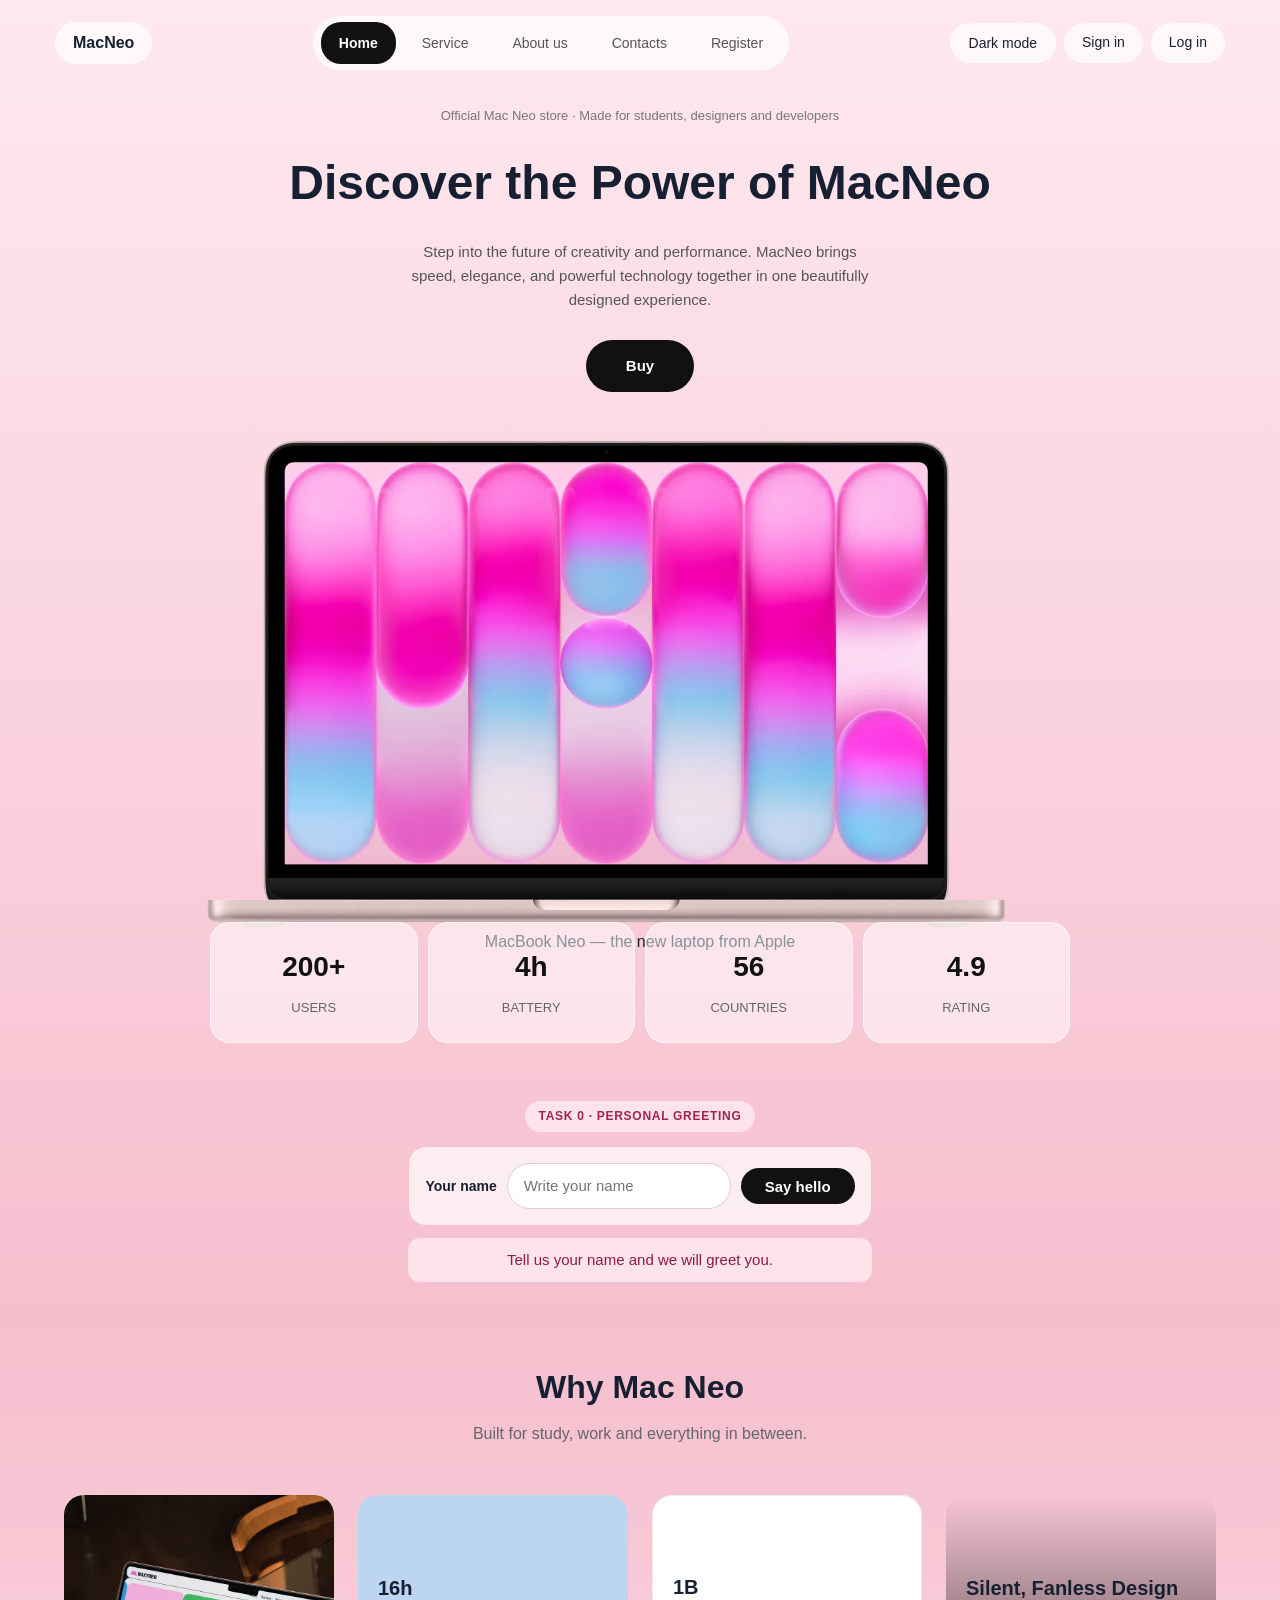
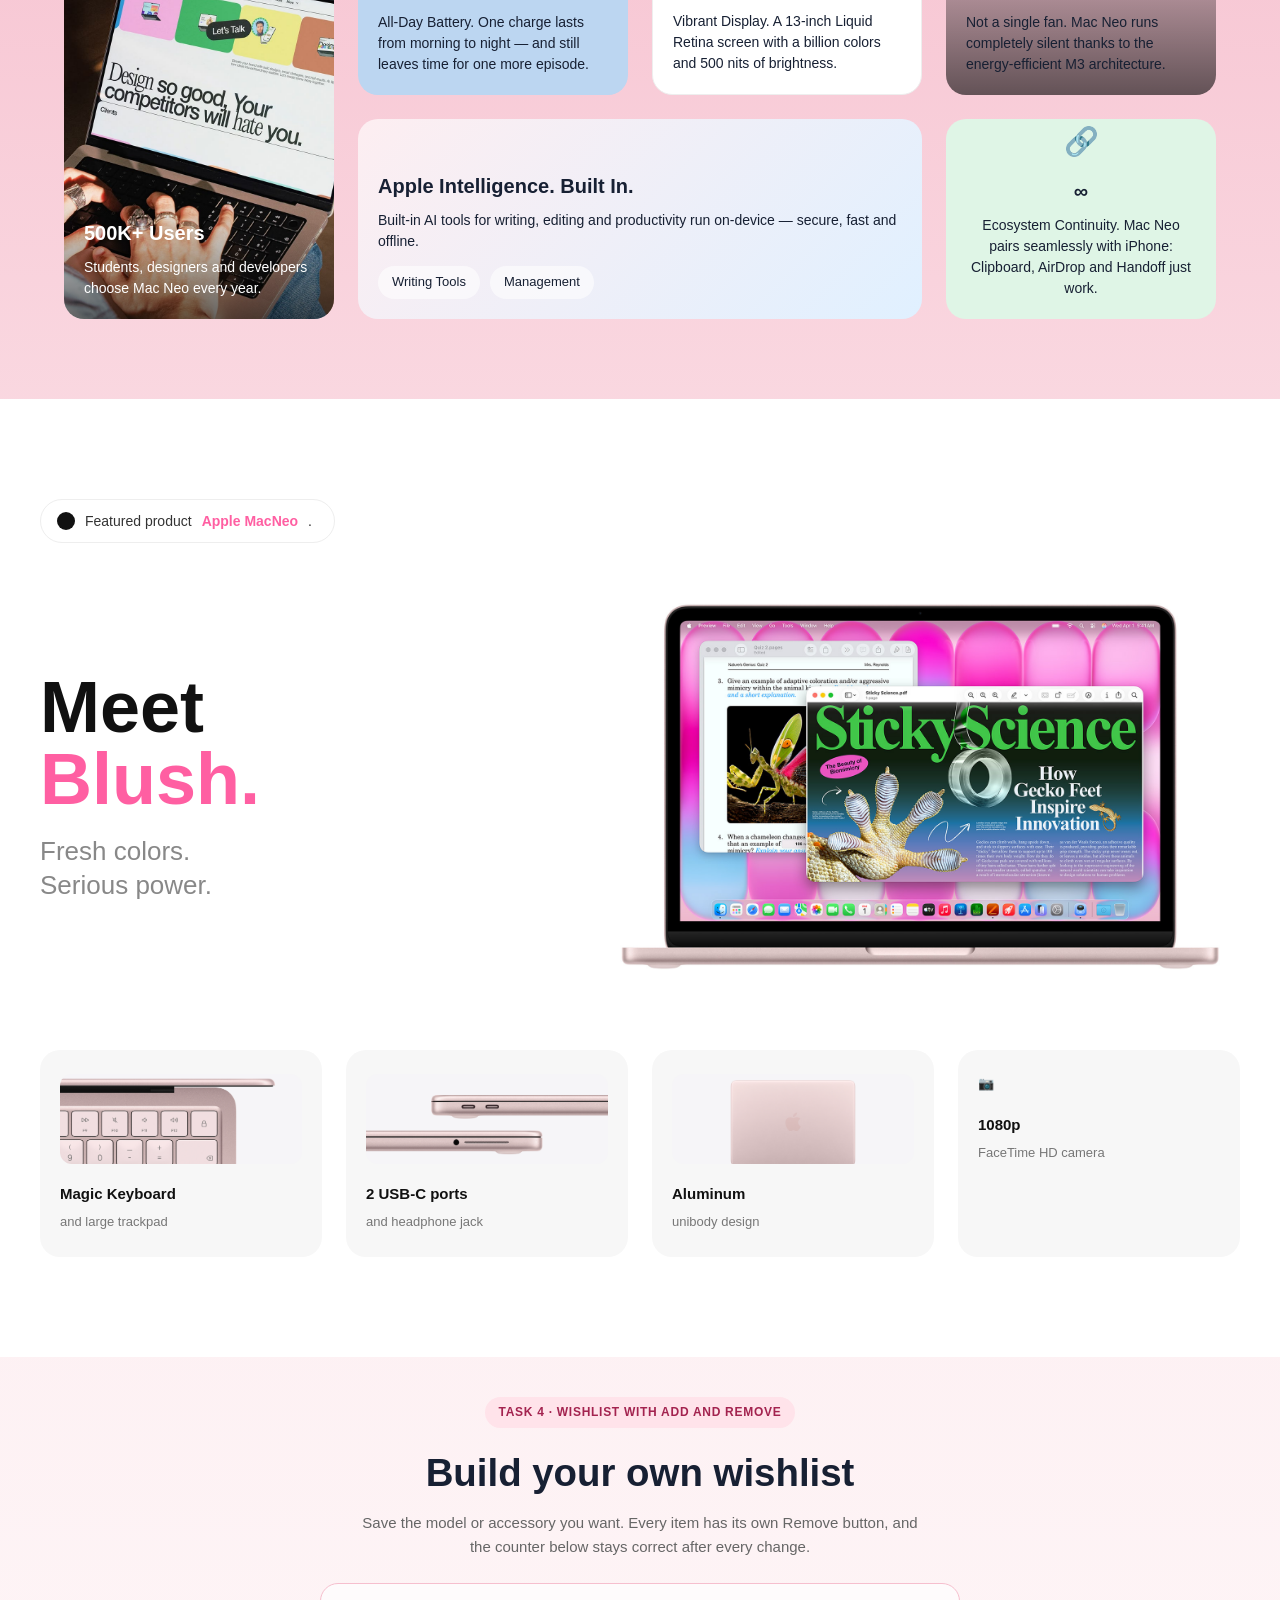
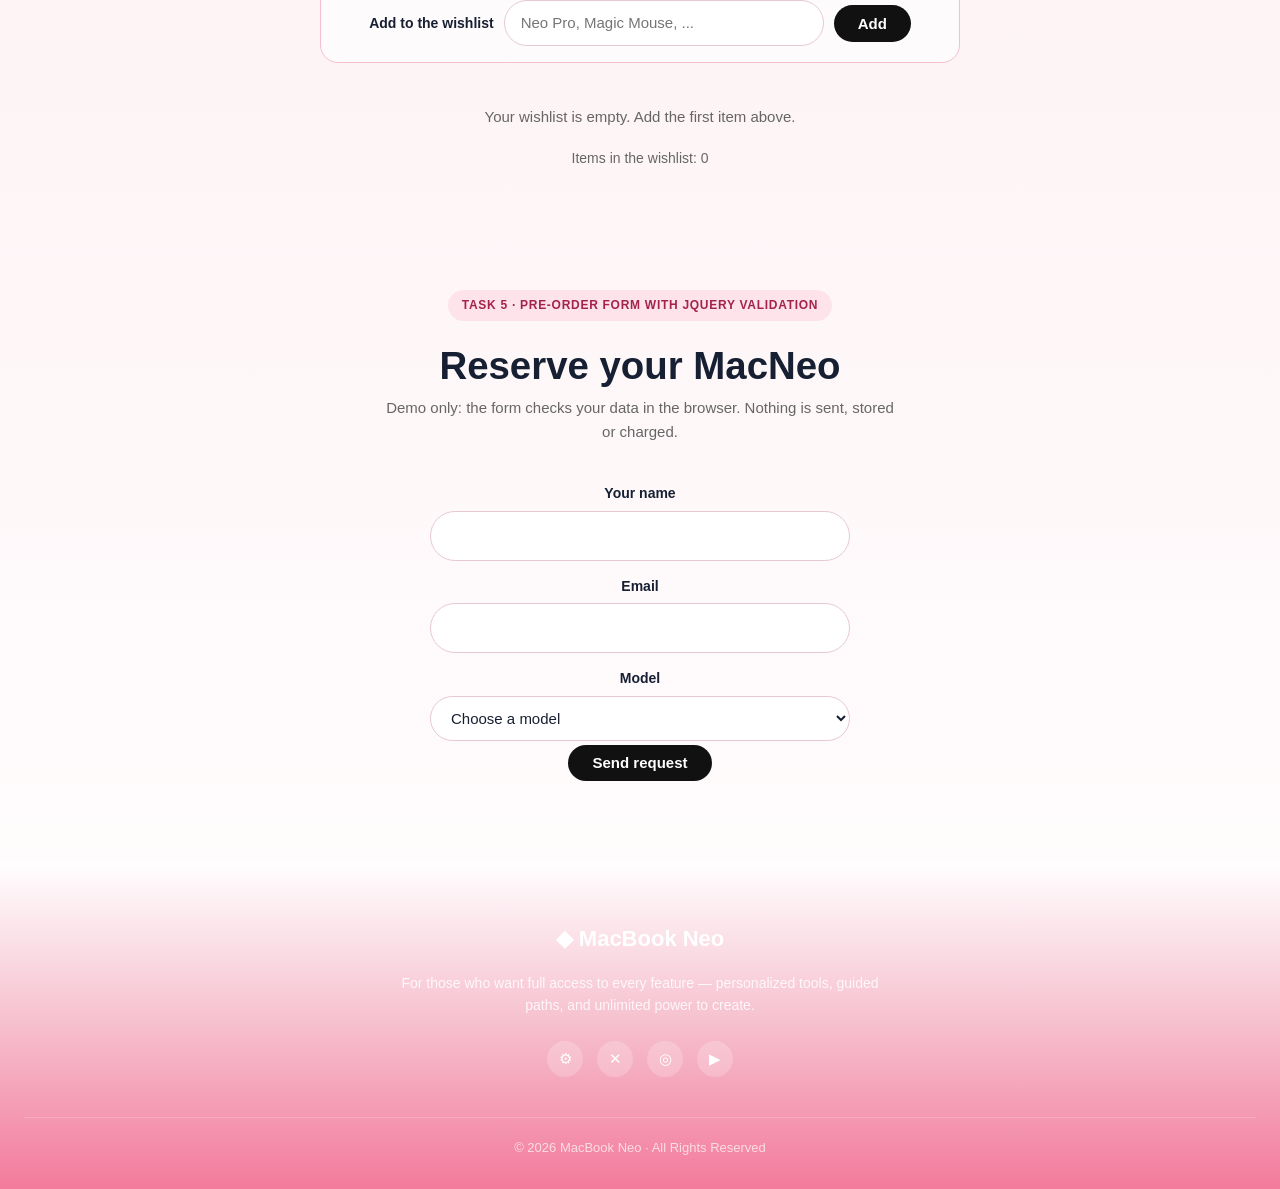
<file: Assignment6_MacNeo/website_mac/index.html>
<!DOCTYPE html>
<html lang="en">
<head>
    <meta charset="UTF-8">
    <meta name="viewport" content="width=device-width, initial-scale=1.0">
    <title>Home | MacBook Neo</title>
    <link rel="stylesheet" href="css/style.css">
    <link rel="stylesheet" href="css/index.css">
    <link rel="stylesheet" href="css/responsive.css">
    <link rel="stylesheet" href="css/features.css">
    <link rel="icon" type="image/x-icon" href="images/favicon.ico" />
</head>
<body class="page">

    <header>
        <nav class="menu" aria-label="Main navigation">
            <p class="logo"><b>MacNeo</b></p>
            <ul class="menu-list">
                <li><a href="index.html" aria-current="page">Home</a></li>
                <li><a href="service.html">Service</a></li>
                <li><a href="about.html">About us</a></li>
                <li><a href="contacts.html">Contacts</a></li>
                <li><a href="register.html">Register</a></li>
            </ul>
            <div class="menu-right">
                <button type="button" class="theme-toggle" id="themeToggle" aria-pressed="false">Dark mode</button>
                <p>Sign in</p>
                <p>Log in</p>
            </div>
        </nav>
    </header>

    <main id="main-content">

        <!-- HERO -->
        <section class="hero">
            <p class="small-text">Official Mac Neo store · Made for students, designers and developers</p>

            <h1>Discover the Power of MacNeo</h1>

            <p class="hero-text">
                Step into the future of creativity and performance. MacNeo brings speed,
                elegance, and powerful technology together in one beautifully designed experience.
            </p>

            <a href="contacts.html" class="button buy-button">Buy</a>

            <figure class="hero-image">
                <img src="images/original.png" alt="MacBook Neo laptop in Blush color, front view" width="800" height="500">
                <figcaption>MacBook Neo — the new laptop from Apple</figcaption>
            </figure>

            <ul class="stats">
                <li class="stat"><strong>200+</strong><span>users</span></li>
                <li class="stat"><strong>4h</strong><span>battery</span></li>
                <li class="stat"><strong>56</strong><span>countries</span></li>
                <li class="stat"><strong>4.9</strong><span>rating</span></li>
            </ul>

            <!-- TASK 0: PERSONALISED GREETING -->
            <div class="greeting-block">
                <p class="demo-label">Task 0 · Personal greeting</p>

                <form class="inline-form" id="greetingForm">
                    <label for="nameInput">Your name</label>
                    <input type="text" id="nameInput" name="name" placeholder="Write your name" autocomplete="off">
                    <button type="submit" class="button small-button">Say hello</button>
                </form>

                <p class="form-message" id="greetingMessage" aria-live="polite">Tell us your name and we will greet you.</p>
            </div>
        </section>

        <!-- BENEFITS -->
        <section class="benefits">
            <h2>Why Mac Neo</h2>
            <p class="section-text">Built for study, work and everything in between.</p>

            <div class="benefits-grid">

                <article class="benefit benefit-photo">
                    <img src="images/study.jpg" alt="Students using MacBook Neo at a desk" width="600" height="800">
                    <div class="benefit-text">
                        <h3>500K+ Users</h3>
                        <p>Students, designers and developers choose Mac Neo every year.</p>
                    </div>
                </article>

                <article class="benefit benefit-blue">
                    <h3 class="big-number">16h</h3>
                    <p>All-Day Battery. One charge lasts from morning to night — and still leaves time for one more episode.</p>
                </article>

                <article class="benefit benefit-white">
                    <h3 class="big-number">1B</h3>
                    <p>Vibrant Display. A 13-inch Liquid Retina screen with a billion colors and 500 nits of brightness.</p>
                </article>

                <article class="benefit benefit-text">
                    <h3>Silent, Fanless Design</h3>
                    <p>Not a single fan. Mac Neo runs completely silent thanks to the energy-efficient M3 architecture.</p>
                </article>

                <article class="benefit benefit-wide">
                    <h3>Apple Intelligence. Built In.</h3>
                    <p>Built-in AI tools for writing, editing and productivity run on-device — secure, fast and offline.</p>
                    <ul class="tags">
                        <li>Writing Tools</li>
                        <li>Management</li>
                    </ul>
                </article>

                <article class="benefit benefit-green">
                    <span class="benefit-icon">🔗</span>
                    <h3 class="big-number">∞</h3>
                    <p>Ecosystem Continuity. Mac Neo pairs seamlessly with iPhone: Clipboard, AirDrop and Handoff just work.</p>
                </article>

            </div>
        </section>

        <!-- FEATURED -->
        <section class="featured">
            <div class="featured-box">

                <div class="featured-pill">
                    <span class="pill-dot"></span>
                    Featured product <span class="pill-pink">Apple MacNeo</span>.
                </div>

                <div class="featured-row">

                    <div class="featured-text">
                        <h2 class="featured-title">
                            Meet<br>
                            <span class="title-pink">Blush.</span>
                        </h2>
                        <p class="featured-subtitle">
                            Fresh colors.<br>
                            Serious power.
                        </p>
                    </div>

                    <div class="featured-image">
                        <img src="images/pinkneo.jpg" alt="MacBook Neo in Blush color, open" width="600" height="400">
                    </div>

                </div>

                <ul class="specs">
                    <li class="spec">
                        <img src="images/keyboard.jpg" alt="MacBook Neo Magic Keyboard close up" width="600" height="400">
                        <strong>Magic Keyboard</strong>
                        <span>and large trackpad</span>
                    </li>
                    <li class="spec">
                        <img src="images/audio.jpg" alt="MacBook Neo USB-C ports and headphone jack" width="600" height="400">
                        <strong>2 USB-C ports</strong>
                        <span>and headphone jack</span>
                    </li>
                    <li class="spec">
                        <img src="images/alumni.jpg" alt="MacBook Neo aluminum unibody design" width="600" height="400">
                        <strong class="spec-pink">Aluminum</strong>
                        <span>unibody design</span>
                    </li>
                    <li class="spec">
                        <span class="spec-icon">📷</span>
                        <strong class="spec-blue">1080p</strong>
                        <span>FaceTime HD camera</span>
                    </li>
                </ul>

            </div>
        </section>

        <!-- TASK 4: WISHLIST -->
        <section class="wishlist-section">
            <p class="demo-label">Task 4 · Wishlist with add and remove</p>

            <h2>Build your own wishlist</h2>
            <p class="wishlist-note">
                Save the model or accessory you want. Every item has its own Remove button,
                and the counter below stays correct after every change.
            </p>

            <form class="inline-form" id="wishlistForm">
                <label for="wishlistInput">Add to the wishlist</label>
                <input type="text" id="wishlistInput" placeholder="Neo Pro, Magic Mouse, ..." autocomplete="off">
                <button type="submit" class="button small-button">Add</button>
            </form>

            <p class="form-message" id="wishlistMessage">Please write something before adding it.</p>

            <ul class="wishlist" id="wishlist"></ul>
            <p class="wishlist-empty" id="wishlistEmpty">Your wishlist is empty. Add the first item above.</p>
            <p class="wishlist-count">Items in the wishlist: <span id="wishlistCount">0</span></p>
            <p class="wishlist-toast" id="wishlistToast" role="status">Saved to your wishlist.</p>
        </section>

        <!-- TASK 5: PRE-ORDER FORM -->
        <section class="preorder-section">
            <p class="demo-label">Task 5 · Pre-order form with jQuery validation</p>

            <h2>Reserve your MacNeo</h2>
            <p class="preorder-note">Demo only: the form checks your data in the browser. Nothing is sent, stored or charged.</p>

            <form id="preorderForm" novalidate>
                <fieldset>
                    <label for="poName">Your name</label>
                    <input type="text" id="poName" name="name" autocomplete="name">
                    <p class="field-error" id="poNameError"></p>

                    <label for="poEmail">Email</label>
                    <input type="email" id="poEmail" name="email" autocomplete="email">
                    <p class="field-error" id="poEmailError"></p>

                    <label for="poModel">Model</label>
                    <select id="poModel" name="model">
                        <option value="">Choose a model</option>
                        <option value="MacNeo">MacNeo — $999</option>
                        <option value="Neo Pro">Neo Pro — $1,499</option>
                        <option value="Neo Max">Neo Max — $2,199</option>
                    </select>
                    <p class="field-error" id="poModelError"></p>

                    <button type="submit" class="button small-button">Send request</button>
                </fieldset>
            </form>

            <p class="form-success" id="poSuccess" role="status"></p>
        </section>

    </main>

    <!-- FOOTER -->
    <footer class="footer">
        <div class="footer-logo">◆ MacBook Neo</div>

        <p class="footer-text">
            For those who want full access to every feature — personalized tools,
            guided paths, and unlimited power to create.
        </p>

        <ul class="social">
            <li><a href="#">⚙</a></li>
            <li><a href="#">✕</a></li>
            <li><a href="#">◎</a></li>
            <li><a href="#">▶</a></li>
        </ul>

        <p class="footer-copy">© 2026 MacBook Neo · All Rights Reserved</p>
    </footer>

    <script src="js/vendor/jquery-3.7.1.min.js"></script>
    <script src="js/interactions.js"></script>
</body>
</html>
</file>
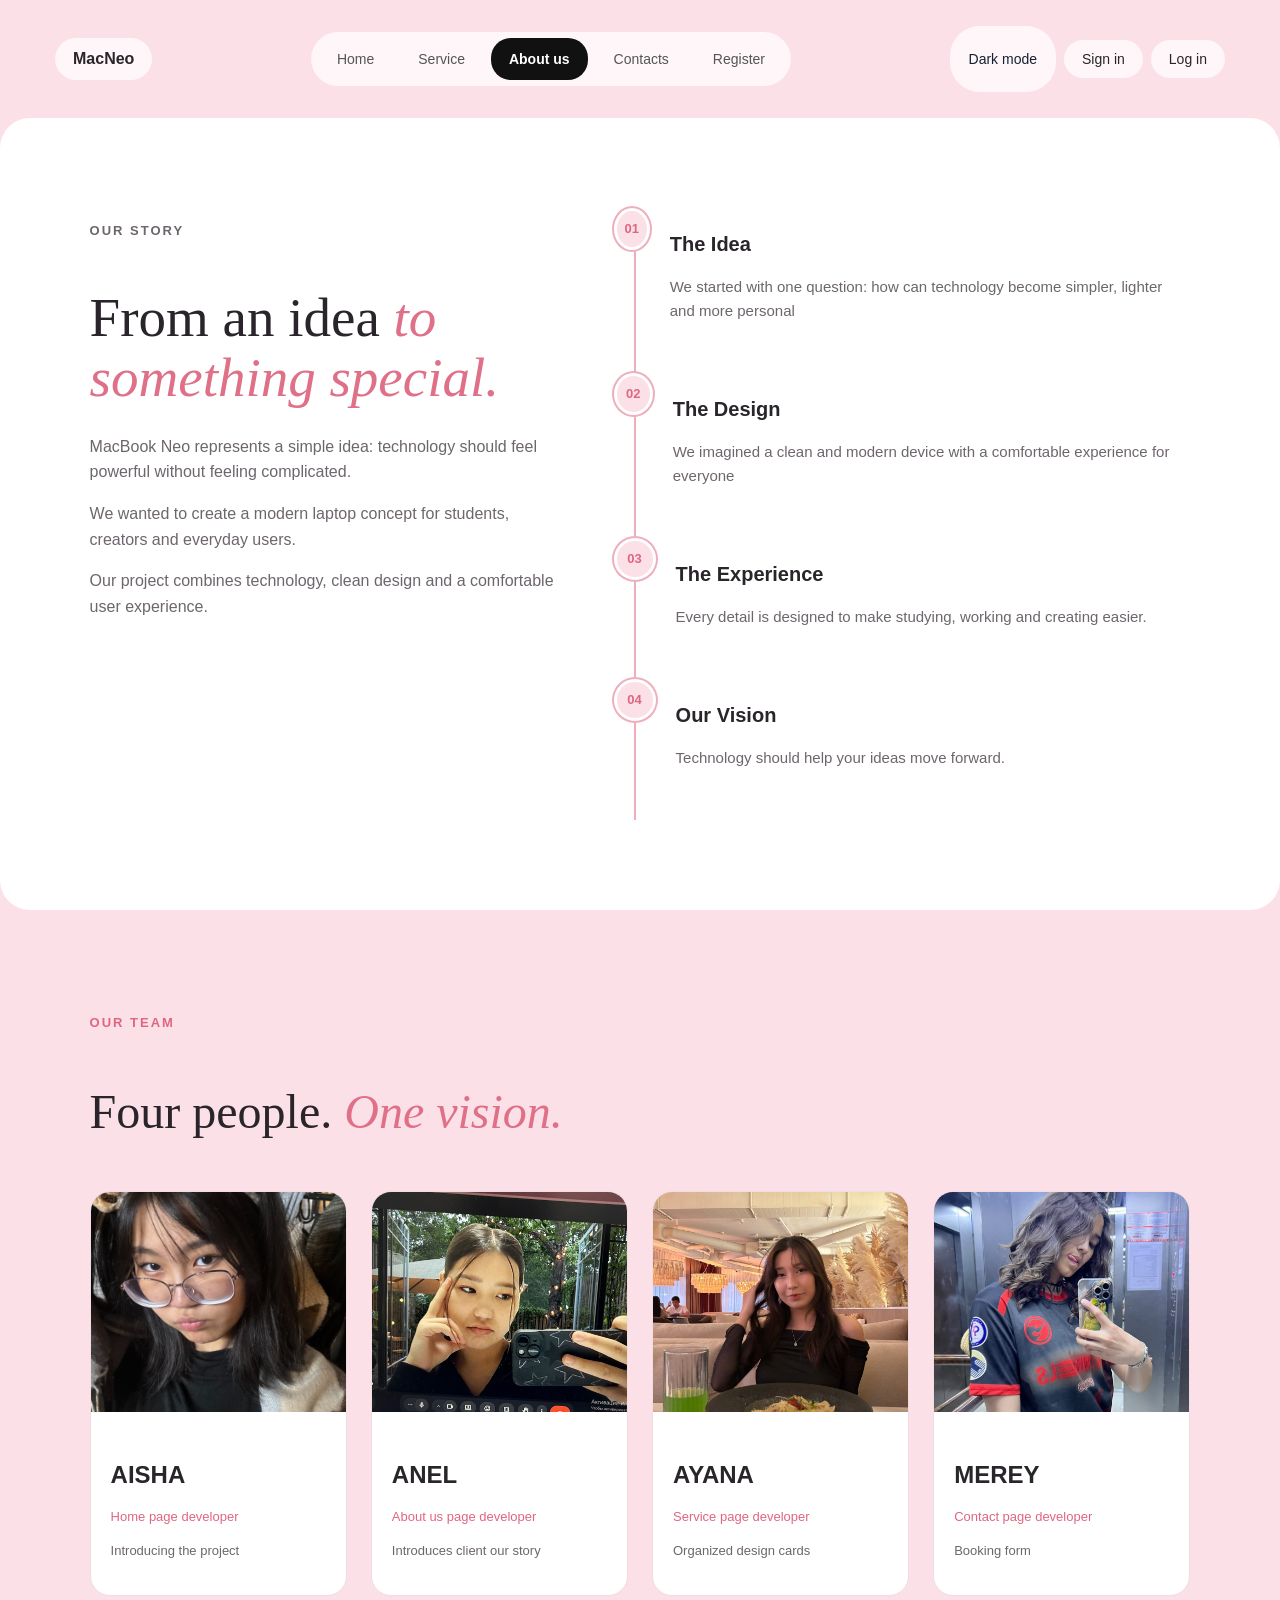
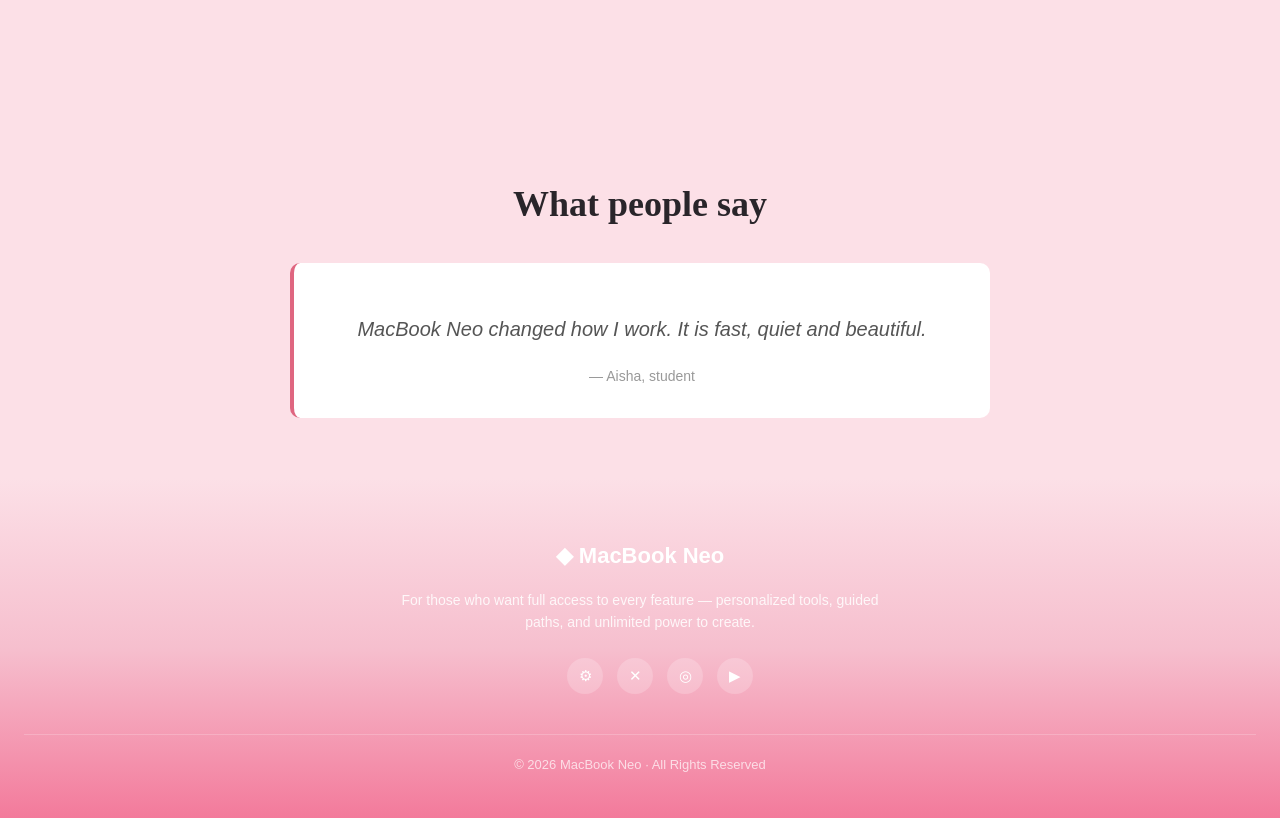
<file: Assignment6_MacNeo/website_mac/about.html>
<!DOCTYPE html>
<html lang="en">

<head>

    <meta charset="UTF-8">
    <meta name="viewport" content="width=device-width, initial-scale=1.0">
    <link rel="icon" type="image/x-icon" href="images/favicon.ico" />
    <title>About | MacBook Neo</title>
    <link rel="stylesheet" href="css/style.css">
    <link rel="stylesheet" href="css/about.css">
    <link rel="stylesheet" href="css/responsive.css">
    <link rel="stylesheet" href="css/features.css">

</head>

<body>
    <header>
        <nav class="menu" aria-label="Main navigation">
            <p class="logo"><b>MacNeo</b></p>
            <ul class="menu-list">
                <li><a href="index.html">Home</a></li>
                <li><a href="service.html">Service</a></li>
                <li><a href="about.html" aria-current="page">About us</a></li>
                <li><a href="contacts.html">Contacts</a></li>
                <li><a href="register.html">Register</a></li>
            </ul>
            <div class="menu-right">
                <button type="button" class="theme-toggle" id="themeToggle" aria-pressed="false">Dark mode</button>
                <p>Sign in</p>
                <p>Log in</p>
            </div>
        </nav>
    </header>

    <main id="main-content">

        <section class="story">

            <div class="story-text">

                <p class="label">OUR STORY</p>

                <h1>
                    From an idea
                    <span>to something special.</span>
                </h1>

                <p>
                    MacBook Neo represents a simple idea:
                    technology should feel powerful without
                    feeling complicated.
                </p>

                <p>
                    We wanted to create a modern laptop concept
                    for students, creators and everyday users.
                </p>

                <p>
                    Our project combines technology, clean
                    design and a comfortable user experience.
                </p>

            </div>

            <div class="timeline">

                <div class="timeline-item">
                    <span class="number">01</span>
                    <div class="timeline-content">
                        <h3>The Idea</h3>
                        <p>We started with one question: how can technology become simpler, lighter and more personal</p>
                    </div>
                </div>

                <div class="timeline-item">
                    <span class="number">02</span>
                    <div class="timeline-content">
                        <h3>The Design</h3>
                        <p>We imagined a clean and modern device with a comfortable experience for everyone</p>
                    </div>
                </div>

                <div class="timeline-item">
                    <span class="number">03</span>
                    <div class="timeline-content">
                        <h3>The Experience</h3>
                        <p>Every detail is designed to make studying, working and creating easier.</p>
                    </div>
                </div>

                <div class="timeline-item">
                    <span class="number">04</span>
                    <div class="timeline-content">
                        <h3>Our Vision</h3>
                        <p>Technology should help your ideas move forward.</p>
                    </div>
                </div>

            </div>

        </section>

        <section class="team">

            <p class="label">OUR TEAM</p>

            <h2>
                Four people.
                <span>One vision.</span>
            </h2>

            <div class="team-grid">

                <article class="team-card">
                    <img src="images/aisha.jpeg" alt="Aisha, home page developer" width="400" height="400">
                    <div class="team-info">
                        <h3>AISHA</h3>
                        <p class="role">Home page developer</p>
                        <p>Introducing the project</p>
                    </div>
                </article>

                <article class="team-card">
                    <img src="images/anel.jpeg" alt="Anel, about page developer" width="400" height="400">
                    <div class="team-info">
                        <h3>ANEL</h3>
                        <p class="role">About us page developer</p>
                        <p>Introduces client our story</p>
                    </div>
                </article>

                <article class="team-card">
                    <img src="images/ayana.jpg" alt="Ayana, service page developer" width="400" height="400">
                    <div class="team-info">
                        <h3>AYANA</h3>
                        <p class="role">Service page developer</p>
                        <p>Organized design cards</p>
                    </div>
                </article>

                <article class="team-card">
                    <img src="images/merey.jpeg" alt="Merey, contact page developer" width="400" height="400">
                    <div class="team-info">
                        <h3>MEREY</h3>
                        <p class="role">Contact page developer</p>
                        <p>Booking form</p>
                    </div>
                </article>

            </div>

        </section>

        <section class="quote-section">
            <h2>What people say</h2>

            <blockquote>
                <p>MacBook Neo changed how I work. It is fast, quiet and beautiful.</p>
                <footer>— Aisha, student</footer>
            </blockquote>
        </section>

    </main>

    <footer class="footer">
        <div class="footer-logo">◆ MacBook Neo</div>

        <p class="footer-text">
            For those who want full access to every feature — personalized tools,
            guided paths, and unlimited power to create.
        </p>

        <ul class="social">
            <li><a href="#">⚙</a></li>
            <li><a href="#">✕</a></li>
            <li><a href="#">◎</a></li>
            <li><a href="#">▶</a></li>
        </ul>

        <p class="footer-copy">© 2026 MacBook Neo · All Rights Reserved</p>
    </footer>

    <script src="js/vendor/jquery-3.7.1.min.js"></script>
    <script src="js/interactions.js"></script>
</body>

</html>
</file>
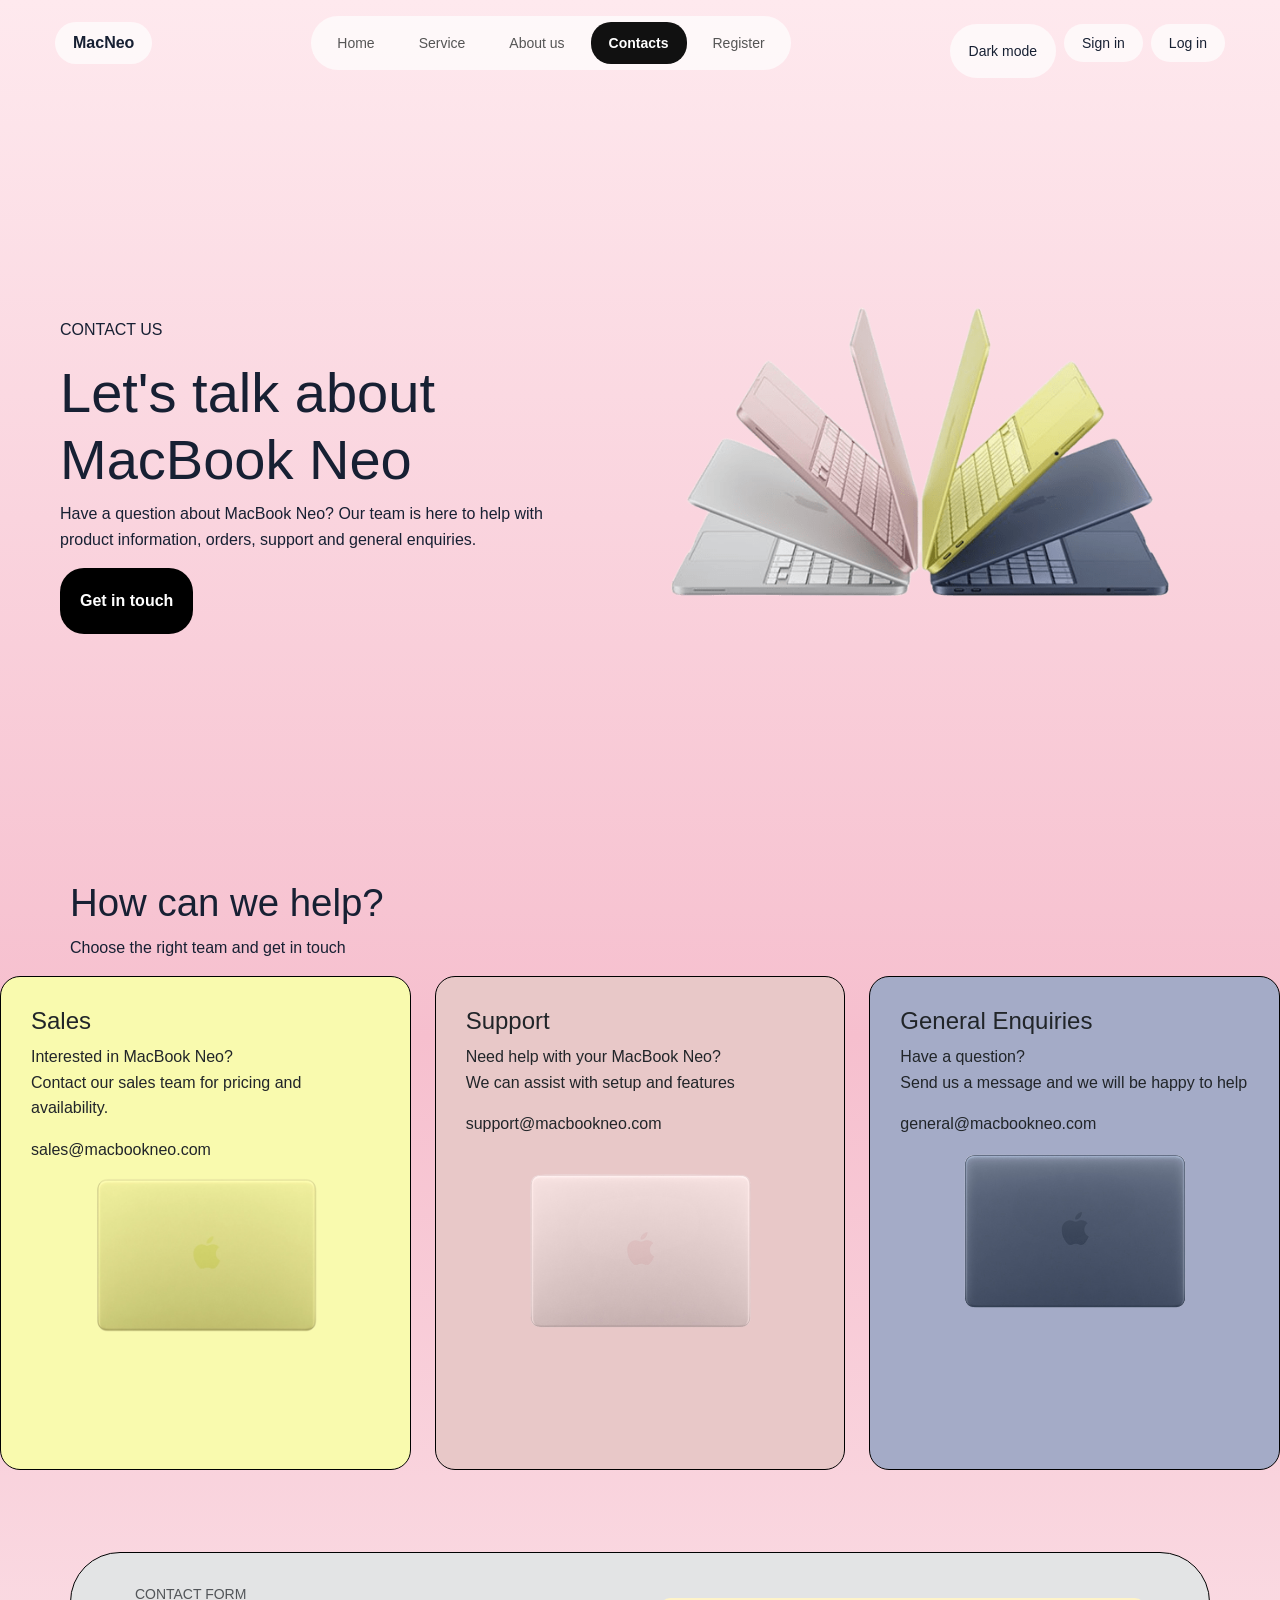
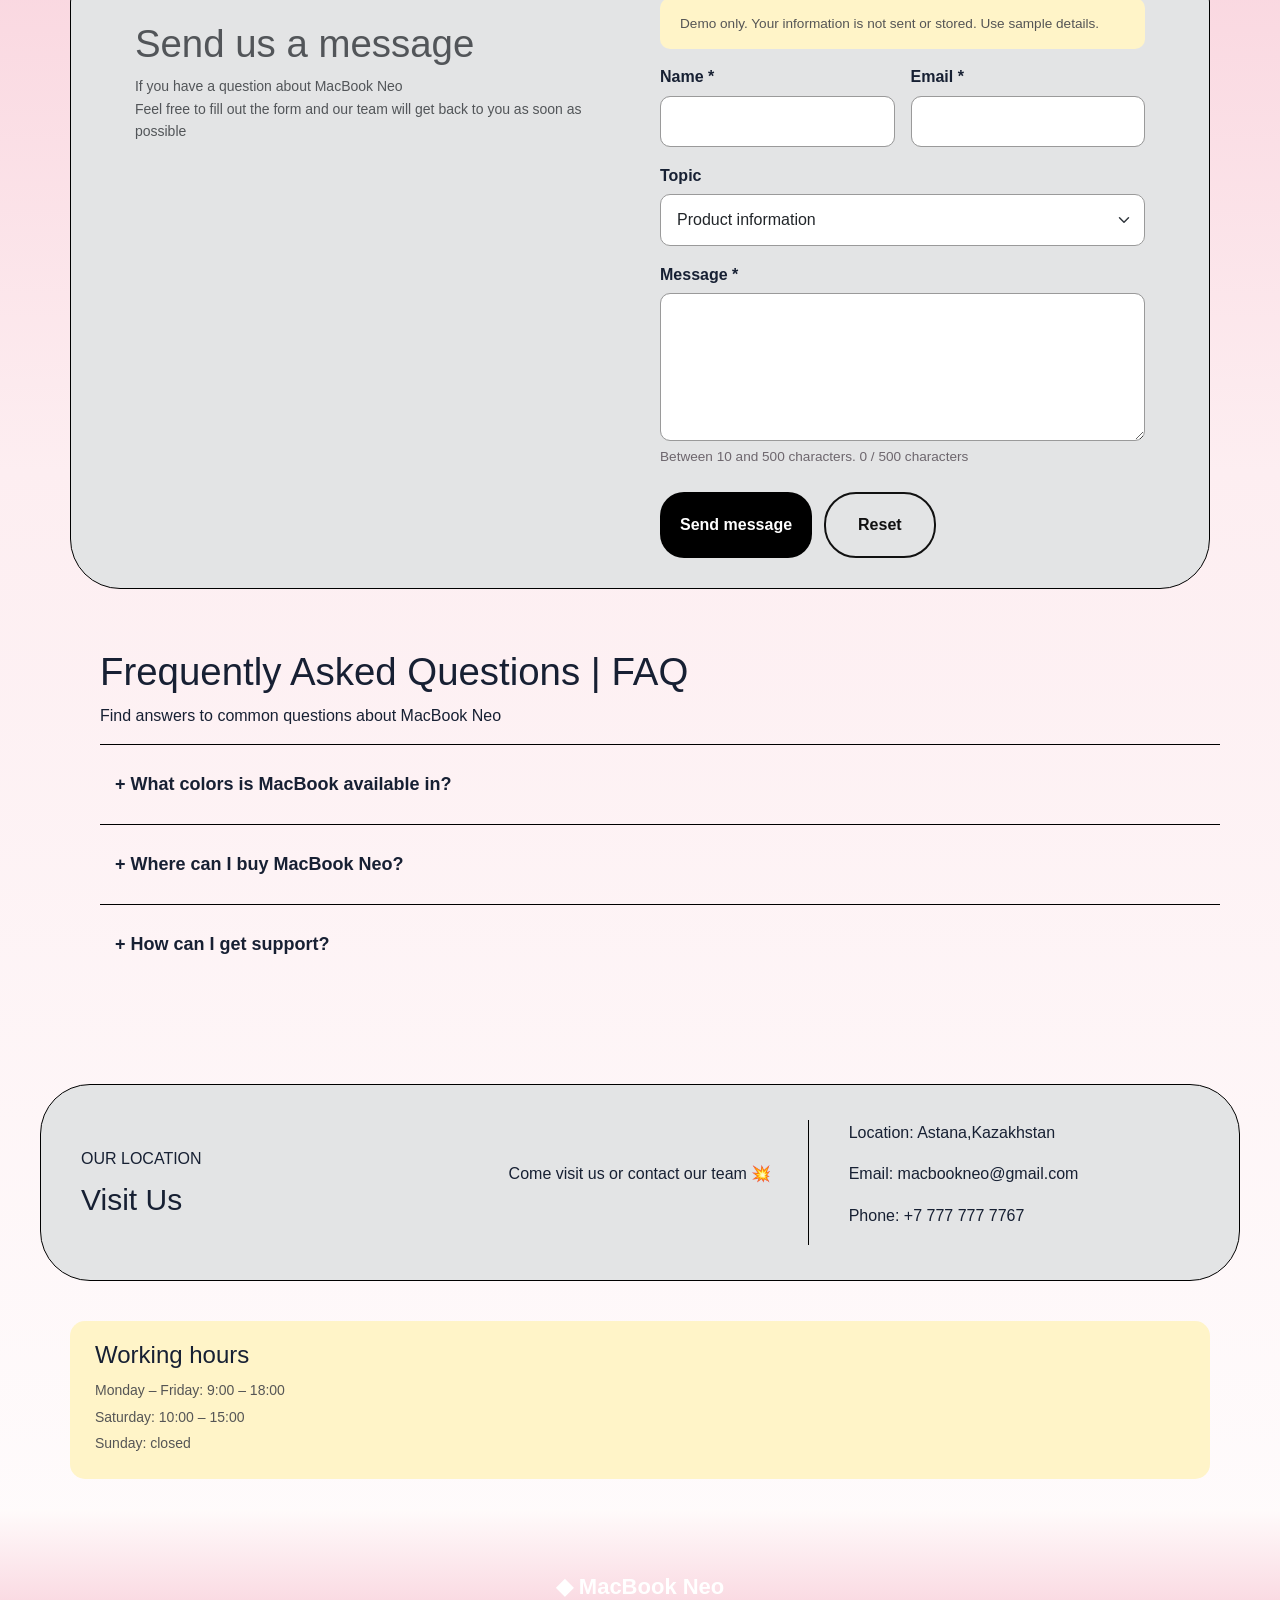
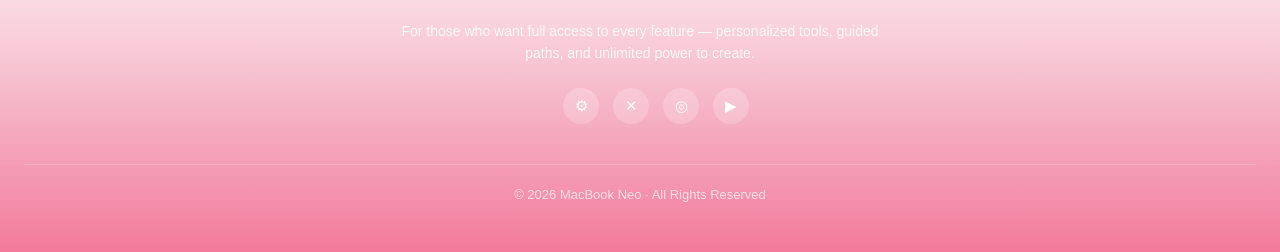
<file: Assignment6_MacNeo/website_mac/contacts.html>
<!DOCTYPE html>
<html lang="en">
<head>
    <meta charset="UTF-8">
    <meta name="viewport" content="width=device-width, initial-scale=1.0">
    <title>Contacts | MacBook Neo</title>
    <link rel="icon" type="image/x-icon" href="images/favicon.ico" />
    <!-- Bootstrap 5.3 for the form grid and validation states; site CSS loads after it -->
    <link rel="stylesheet" href="css/vendor/bootstrap.min.css">
    <link rel="stylesheet" href="css/style.css">
    <link rel="stylesheet" href="css/contact.css">
    <link rel="stylesheet" href="css/forms.css">
    <link rel="stylesheet" href="css/responsive.css">
    <link rel="stylesheet" href="css/features.css">


</head>

<body>
    <header>
        <nav class="menu" aria-label="Main navigation">
            <p class="logo"><b>MacNeo</b></p>
            <ul class="menu-list">
                <li><a href="index.html">Home</a></li>
                <li><a href="service.html">Service</a></li>
                <li><a href="about.html">About us</a></li>
                <li><a href="contacts.html" aria-current="page">Contacts</a></li>
                <li><a href="register.html">Register</a></li>
            </ul>
            <div class="menu-right">
                <button type="button" class="theme-toggle" id="themeToggle" aria-pressed="false">Dark mode</button>
                <p>Sign in</p>
                <p>Log in</p>
            </div>
        </nav>
    </header>
    <section class="section1">

        <div class=" section1-text">
            <p>CONTACT US</p>
            <h1>
                Let's talk about
                <br> MacBook Neo
            </h1>
            <p>
                Have a question about MacBook Neo?  Our team is here to help with product information,
                orders, support and general enquiries.
            </p>
            <a class="button" href="#contact-form">Get in touch</a>

        </div>

        <div class="picture">
            <img src="images/macbook2 (1).png" alt="MacBook Neo in different colors">
        </div>

    </section>


    <section class="help">

        <div class="helptext">
            <h2> How can we help?</h2>
            <p> Choose the right team and get in touch</p>
        </div>


        <div class="cards">
            <div class="card" style="background-color: #f9faae;">
                <h3> Sales </h3>
                <p>Interested in MacBook Neo? <br>Contact our sales team for pricing and availability.</p>
                <p>sales@macbookneo.com</p>
                <img src="images/MacbookNeoYellow.png" alt="MacBook Neo in Citrus yellow" loading="lazy">
            </div>

            <div class="card" style="background-color: #e8c8c8;">
                <h3> Support </h3>

                <p> Need help with your MacBook Neo? <br> We can assist with setup and features</p>
                <p>support@macbookneo.com</p>
                <img src="images/macbookblush.png" alt="MacBook Neo in Blush pink" loading="lazy">
            </div>

            <div class="card" style="background-color:#a4abc7;">
                <h3> General Enquiries</h3>
                <p> Have a question? <br>Send us a message and we will be happy to help</p>
                <p>general@macbookneo.com</p>

                <img class="blue-mac" src="images/blue.png" alt="MacBook Neo in Indigo blue" loading="lazy">

            </div>
        </div>
    </section>


    <section class="contact-form" id="contact-form">
        <div class="form-text">
            <p>CONTACT FORM</p>

            <h2>Send us a message </h2>

            <p>If you have a question about MacBook Neo <br> Feel free to fill out the form and our team will get back to you as soon as possible</p>


        </div>

        <div class="form-column">

            <p id="demo-note" class="demo-note">
                Demo only. Your information is not sent or stored. Use sample details.
            </p>

            <div id="contactSuccess" class="success-box" role="status" tabindex="-1" hidden>
                Thank you! Your message passed validation. This is a demonstration form,
                so nothing was actually sent.
            </div>

            <form id="contactForm" class="needs-validation" novalidate aria-describedby="demo-note">

                <div class="row g-3">

                    <div class="col-md-6">
                        <label for="full-name" class="form-label">Name <span aria-hidden="true">*</span></label>
                        <input type="text" class="form-control" id="full-name" name="fullName"
                               minlength="2" autocomplete="name" required>
                        <div class="invalid-feedback">Please enter your name (at least 2 characters).</div>
                        <div class="valid-feedback">Looks good.</div>
                    </div>

                    <div class="col-md-6">
                        <label for="email" class="form-label">Email <span aria-hidden="true">*</span></label>
                        <input type="email" class="form-control" id="email" name="email"
                               autocomplete="email" required>
                        <div class="invalid-feedback">Please enter a valid email address, for example name@example.com.</div>
                        <div class="valid-feedback">Looks good.</div>
                    </div>

                    <div class="col-12">
                        <label for="topic" class="form-label">Topic</label>
                        <select class="form-select" id="topic" name="topic">
                            <option value="product">Product information</option>
                            <option value="sales">Sales</option>
                            <option value="support">Support</option>
                            <option value="other">Other</option>
                        </select>
                    </div>

                    <div class="col-12">
                        <label for="message" class="form-label">Message <span aria-hidden="true">*</span></label>
                        <textarea class="form-control" id="message" name="message" rows="5"
                                  minlength="10" maxlength="500" required
                                  aria-describedby="messageHelp"></textarea>
                        <div class="invalid-feedback">The message must be between 10 and 500 characters.</div>
                        <span id="messageHelp" class="field-help">
                            Between 10 and 500 characters.
                            <span id="messageCount">0 / 500 characters</span>
                        </span>
                    </div>

                    <div class="col-12">
                        <div class="form-actions">
                            <button class="button" type="submit">Send message</button>
                            <button class="button-secondary" type="reset">Reset</button>
                        </div>
                    </div>

                </div>
            </form>

        </div>
    </section>

    <section class="faq">

        <h2>Frequently Asked Questions | FAQ</h2>
        <p>Find answers to common questions about MacBook Neo</p>


        <details class="faqtext">
            <summary>What colors is MacBook available in?</summary>
            <p>MacBook Neo comes in Silver, Blush, Citrus and Indigo.</p>
        </details>

        <details class="faqtext">
            <summary>Where can I buy MacBook Neo?</summary>
            <p>You can purchase MacBook Neo online or from the store.</p>
        </details>

        <details class="faqtext">
            <summary>How can I get support?</summary>
            <p>You can contact our support team using the form above.</p>
        </details>
    </section>

    <section class="info">
        <div class="info1">
            <p> OUR LOCATION</p>
            <h2>Visit Us </h2>
        </div>

        <p>Come visit us or contact our team  &#128165</p>

        <div class="info2">
            <p>Location: Astana,Kazakhstan</p>
            <p>Email: macbookneo@gmail.com</p>
            <p>Phone: +7 777 777 7767</p>
        </div>

    </section>
    <aside class="contact-aside">
        <h3>Working hours</h3>
        <p>Monday – Friday: 9:00 – 18:00</p>
        <p>Saturday: 10:00 – 15:00</p>
        <p>Sunday: closed</p>
    </aside>
    <footer class="footer">
        <div class="footer-logo">◆ MacBook Neo</div>

        <p class="footer-text">
            For those who want full access to every feature — personalized tools,
            guided paths, and unlimited power to create.
        </p>

        <ul class="social">
            <li><a href="#">⚙</a></li>
            <li><a href="#">✕</a></li>
            <li><a href="#">◎</a></li>
            <li><a href="#">▶</a></li>
        </ul>

        <p class="footer-copy">© 2026 MacBook Neo · All Rights Reserved</p>
    </footer>

    <script src="js/vendor/bootstrap.bundle.min.js"></script>
    <script src="js/validation.js"></script>
    <script src="js/vendor/jquery-3.7.1.min.js"></script>
    <script src="js/interactions.js"></script>
</body>
</html>
</file>
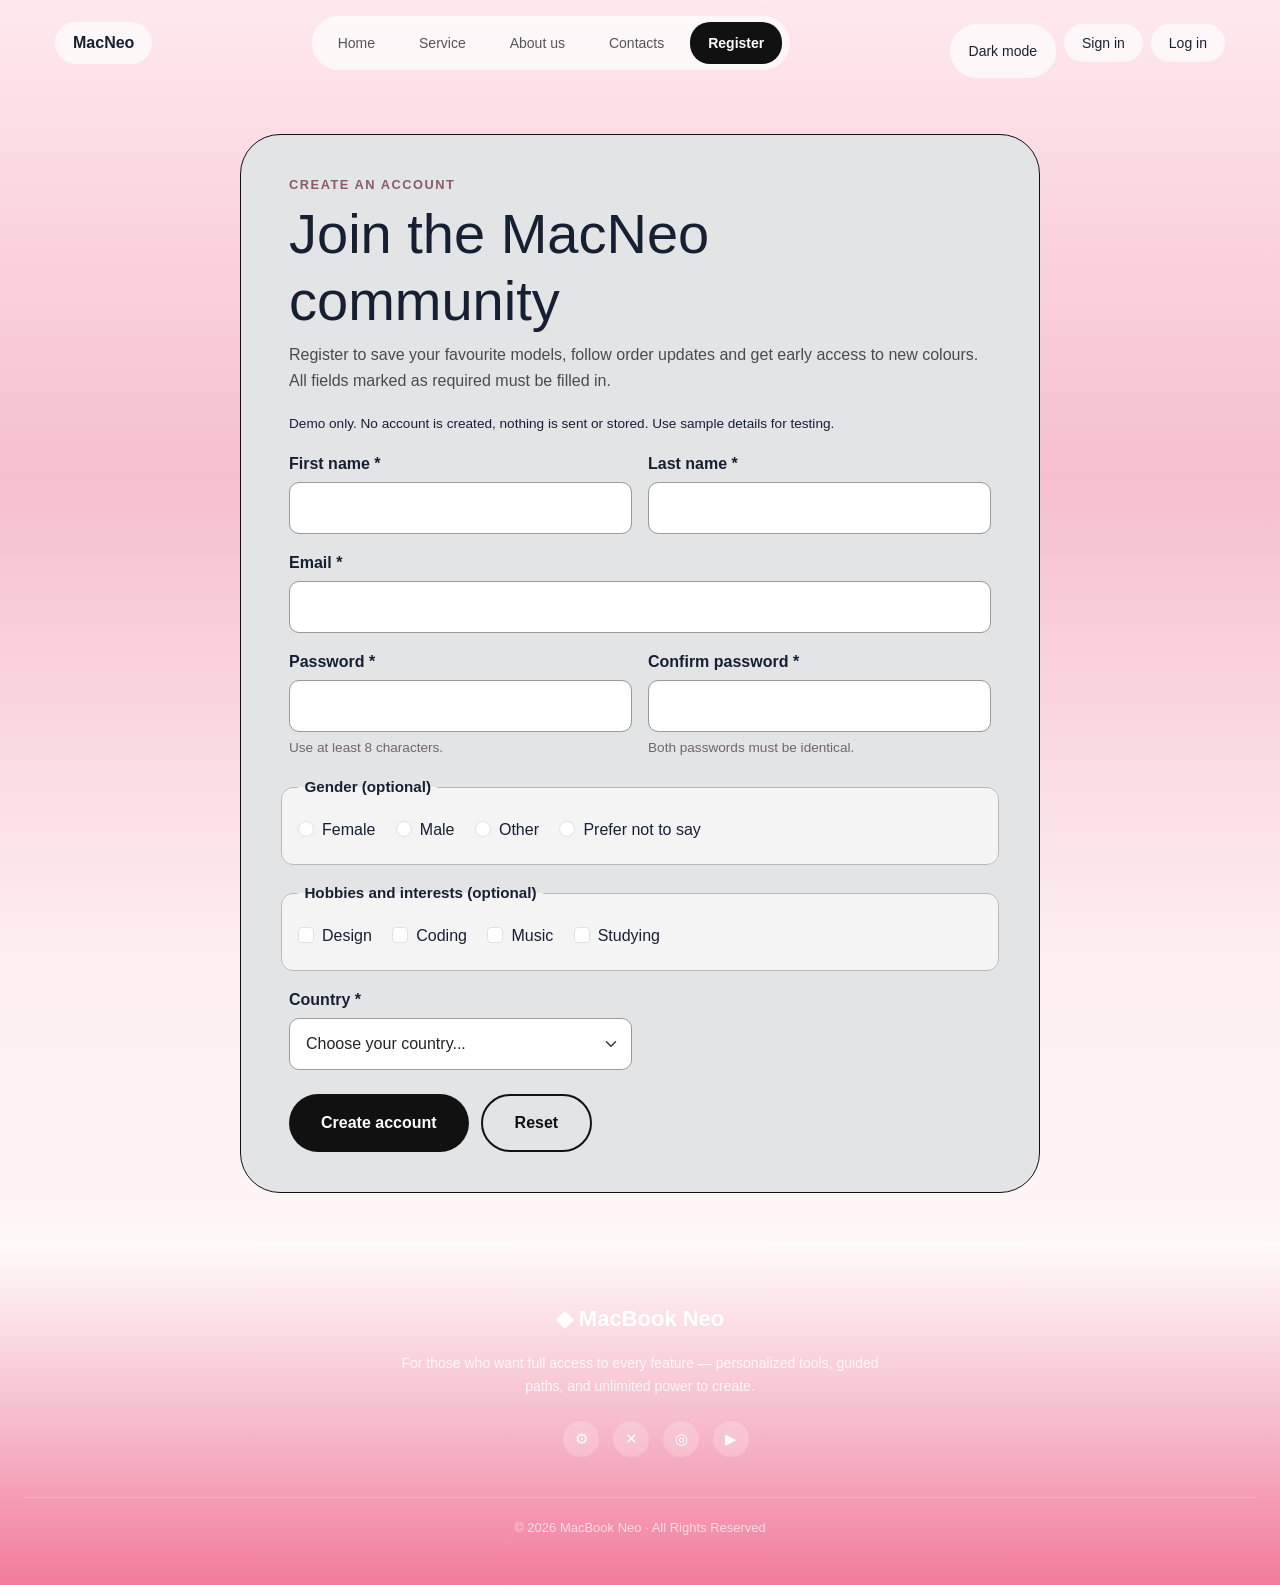
<file: Assignment6_MacNeo/website_mac/register.html>
<!DOCTYPE html>
<html lang="en">
<head>
    <meta charset="UTF-8">
    <meta name="viewport" content="width=device-width, initial-scale=1.0">
    <title>Register | MacBook Neo</title>

    <link rel="stylesheet" href="css/vendor/bootstrap.min.css">
    <link rel="stylesheet" href="css/style.css">
    <link rel="stylesheet" href="css/forms.css">
    <link rel="stylesheet" href="css/responsive.css">
    <link rel="stylesheet" href="css/features.css">
    <link rel="icon" type="image/x-icon" href="images/favicon.ico" />
</head>

<body class="form-page">
    <header>
        <nav class="menu" aria-label="Main navigation">
            <p class="logo"><b>MacNeo</b></p>
            <ul class="menu-list">
                <li><a href="index.html">Home</a></li>
                <li><a href="service.html">Service</a></li>
                <li><a href="about.html">About us</a></li>
                <li><a href="contacts.html">Contacts</a></li>
                <li><a href="register.html" aria-current="page">Register</a></li>
            </ul>
            <div class="menu-right">
                <button type="button" class="theme-toggle" id="themeToggle" aria-pressed="false">Dark mode</button>
                <p>Sign in</p>
                <p>Log in</p>
            </div>
        </nav>
    </header>

    <main>
        <section class="form-section">

            <div class="form-card">

                <p class="eyebrow">Create an account</p>
                <h1>Join the MacNeo community</h1>
                <p class="form-intro">
                    Register to save your favourite models, follow order updates and get
                    early access to new colours. All fields marked as required must be filled in.
                </p>

                <p id="register-note" class="demo-note">
                    Demo only. No account is created, nothing is sent or stored.
                    Use sample details for testing.
                </p>

                <div id="registerSuccess" class="success-box" role="status" tabindex="-1" hidden>
                    Registration form completed successfully. This is a demonstration only —
                    no account was created.
                </div>

                <form id="registerForm" class="needs-validation" novalidate aria-describedby="register-note">

                    <div class="row g-3">

                        <!-- First name -->
                        <div class="col-md-6">
                            <label for="firstName" class="form-label">First name <span aria-hidden="true">*</span></label>
                            <input type="text" class="form-control" id="firstName" name="firstName"
                                   minlength="2" autocomplete="given-name" required>
                            <div class="invalid-feedback">Please enter at least 2 characters.</div>
                            <div class="valid-feedback">Looks good.</div>
                        </div>

                        <!-- Last name -->
                        <div class="col-md-6">
                            <label for="lastName" class="form-label">Last name <span aria-hidden="true">*</span></label>
                            <input type="text" class="form-control" id="lastName" name="lastName"
                                   minlength="2" autocomplete="family-name" required>
                            <div class="invalid-feedback">Please enter at least 2 characters.</div>
                            <div class="valid-feedback">Looks good.</div>
                        </div>

                        <!-- Email -->
                        <div class="col-12">
                            <label for="regEmail" class="form-label">Email <span aria-hidden="true">*</span></label>
                            <input type="email" class="form-control" id="regEmail" name="email"
                                   autocomplete="email" required>
                            <div class="invalid-feedback">Please enter a valid email address, for example name@example.com.</div>
                            <div class="valid-feedback">Looks good.</div>
                        </div>

                        <!-- Password -->
                        <div class="col-md-6">
                            <label for="password" class="form-label">Password <span aria-hidden="true">*</span></label>
                            <input type="password" class="form-control" id="password" name="password"
                                   minlength="8" autocomplete="new-password" required
                                   aria-describedby="passwordHelp">
                            <div class="invalid-feedback">The password must be at least 8 characters.</div>
                            <span id="passwordHelp" class="field-help">Use at least 8 characters.</span>
                        </div>

                        <!-- Confirm password -->
                        <div class="col-md-6">
                            <label for="confirmPassword" class="form-label">Confirm password <span aria-hidden="true">*</span></label>
                            <input type="password" class="form-control" id="confirmPassword" name="confirmPassword"
                                   minlength="8" autocomplete="new-password" required>
                            <div class="invalid-feedback">The passwords do not match.</div>
                            <span class="field-help">Both passwords must be identical.</span>
                        </div>

                        <!-- Gender: optional radio group, grouped with fieldset + legend -->
                        <fieldset class="col-12">
                            <legend>Gender (optional)</legend>

                            <div class="form-check form-check-inline">
                                <input class="form-check-input" type="radio" name="gender" id="genderFemale" value="female">
                                <label class="form-check-label" for="genderFemale">Female</label>
                            </div>

                            <div class="form-check form-check-inline">
                                <input class="form-check-input" type="radio" name="gender" id="genderMale" value="male">
                                <label class="form-check-label" for="genderMale">Male</label>
                            </div>

                            <div class="form-check form-check-inline">
                                <input class="form-check-input" type="radio" name="gender" id="genderOther" value="other">
                                <label class="form-check-label" for="genderOther">Other</label>
                            </div>

                            <div class="form-check form-check-inline">
                                <input class="form-check-input" type="radio" name="gender" id="genderNa" value="prefer-not-to-say">
                                <label class="form-check-label" for="genderNa">Prefer not to say</label>
                            </div>
                        </fieldset>

                        <!-- Hobbies: optional checkboxes -->
                        <fieldset class="col-12">
                            <legend>Hobbies and interests (optional)</legend>

                            <div class="form-check form-check-inline">
                                <input class="form-check-input" type="checkbox" name="hobbies" id="hobbyDesign" value="design">
                                <label class="form-check-label" for="hobbyDesign">Design</label>
                            </div>

                            <div class="form-check form-check-inline">
                                <input class="form-check-input" type="checkbox" name="hobbies" id="hobbyCoding" value="coding">
                                <label class="form-check-label" for="hobbyCoding">Coding</label>
                            </div>

                            <div class="form-check form-check-inline">
                                <input class="form-check-input" type="checkbox" name="hobbies" id="hobbyMusic" value="music">
                                <label class="form-check-label" for="hobbyMusic">Music</label>
                            </div>

                            <div class="form-check form-check-inline">
                                <input class="form-check-input" type="checkbox" name="hobbies" id="hobbyStudy" value="studying">
                                <label class="form-check-label" for="hobbyStudy">Studying</label>
                            </div>
                        </fieldset>

                        <!-- Country: required select with an empty default option -->
                        <div class="col-md-6">
                            <label for="country" class="form-label">Country <span aria-hidden="true">*</span></label>
                            <select class="form-select" id="country" name="country" required>
                                <option value="" selected disabled>Choose your country...</option>
                                <option value="kz">Kazakhstan</option>
                                <option value="ru">Russia</option>
                                <option value="uz">Uzbekistan</option>
                                <option value="kg">Kyrgyzstan</option>
                                <option value="other">Other</option>
                            </select>
                            <div class="invalid-feedback">Please select your country.</div>
                        </div>

                        <!-- Actions -->
                        <div class="col-12">
                            <div class="form-actions">
                                <button class="button" type="submit">Create account</button>
                                <button class="button-secondary" type="reset">Reset</button>
                            </div>
                        </div>

                    </div>
                </form>

            </div>

        </section>
    </main>

    <footer class="footer">
        <div class="footer-logo">◆ MacBook Neo</div>

        <p class="footer-text">
            For those who want full access to every feature — personalized tools,
            guided paths, and unlimited power to create.
        </p>

        <ul class="social">
            <li><a href="#">⚙</a></li>
            <li><a href="#">✕</a></li>
            <li><a href="#">◎</a></li>
            <li><a href="#">▶</a></li>
        </ul>

        <p class="footer-copy">© 2026 MacBook Neo · All Rights Reserved</p>
    </footer>

    <script src="js/vendor/bootstrap.bundle.min.js"></script>
    <script src="js/register.js"></script>
    <script src="js/vendor/jquery-3.7.1.min.js"></script>
    <script src="js/interactions.js"></script>
</body>
</html>
</file>
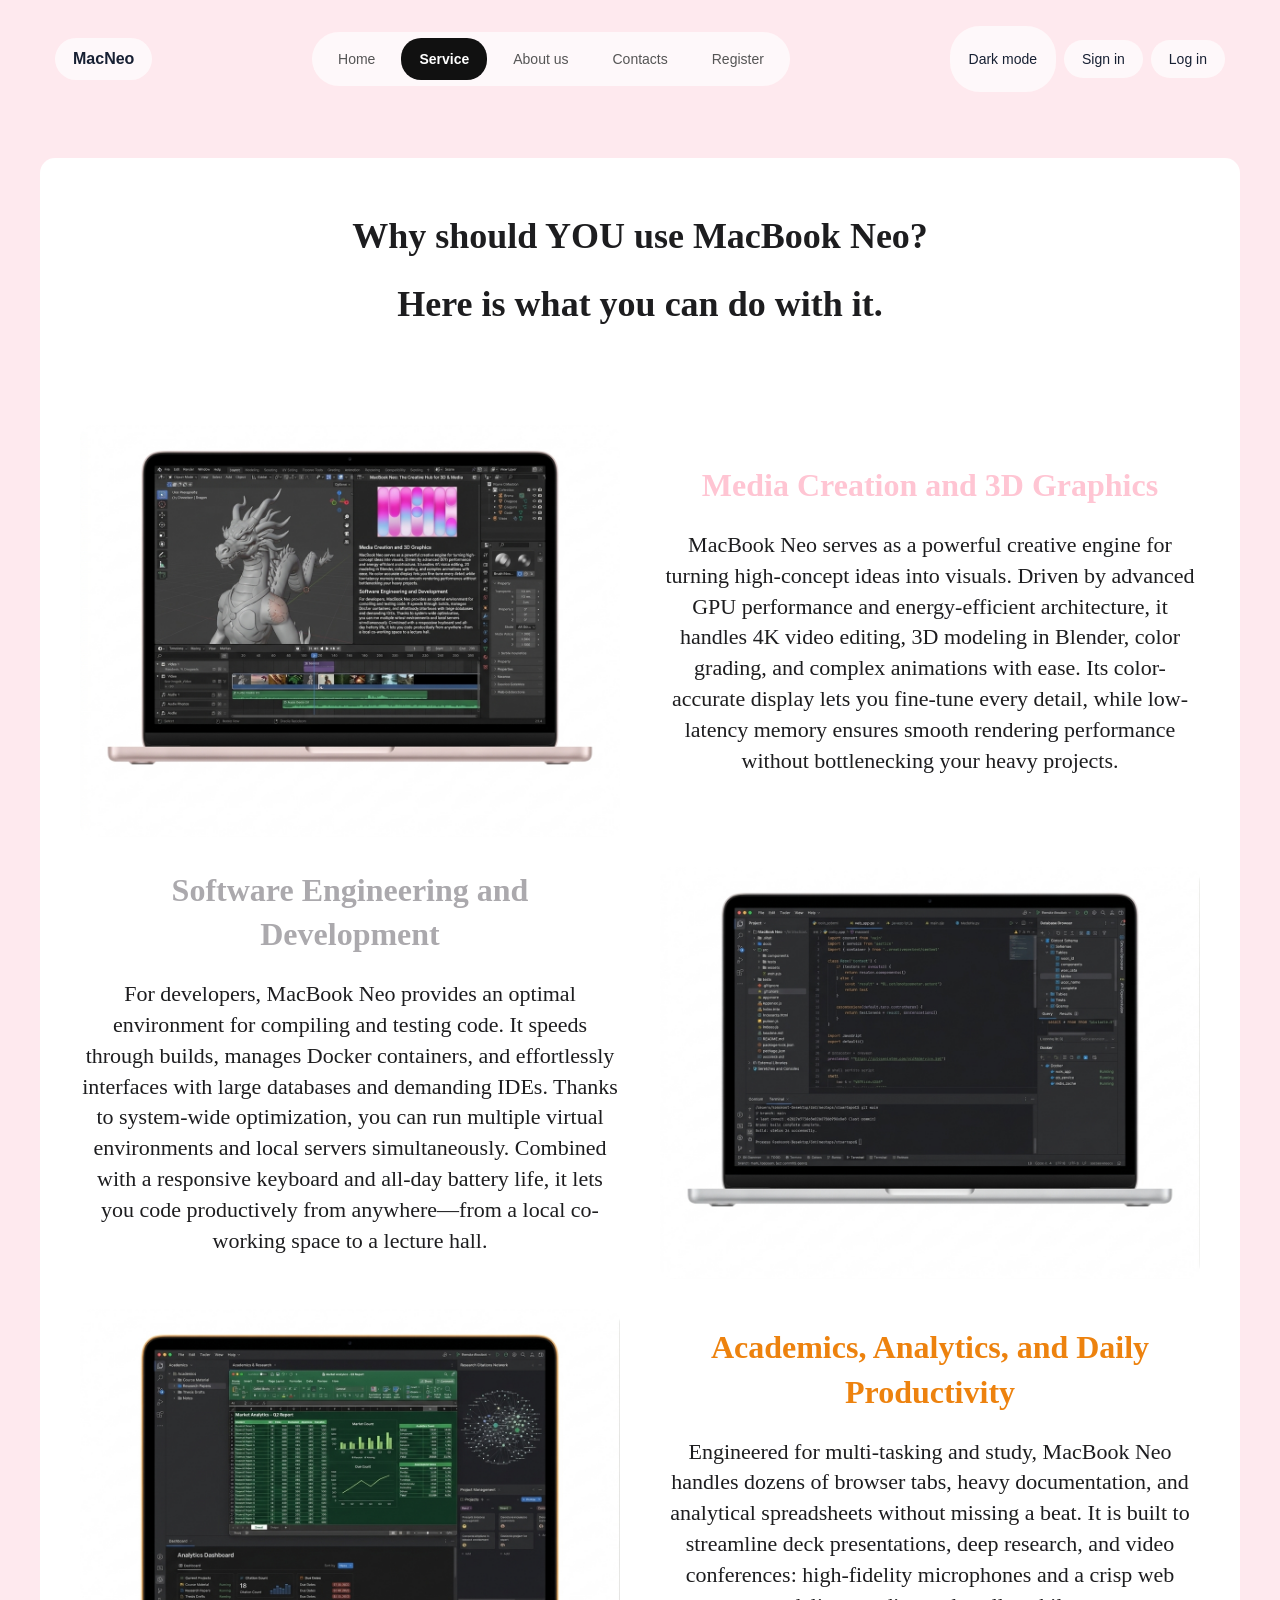
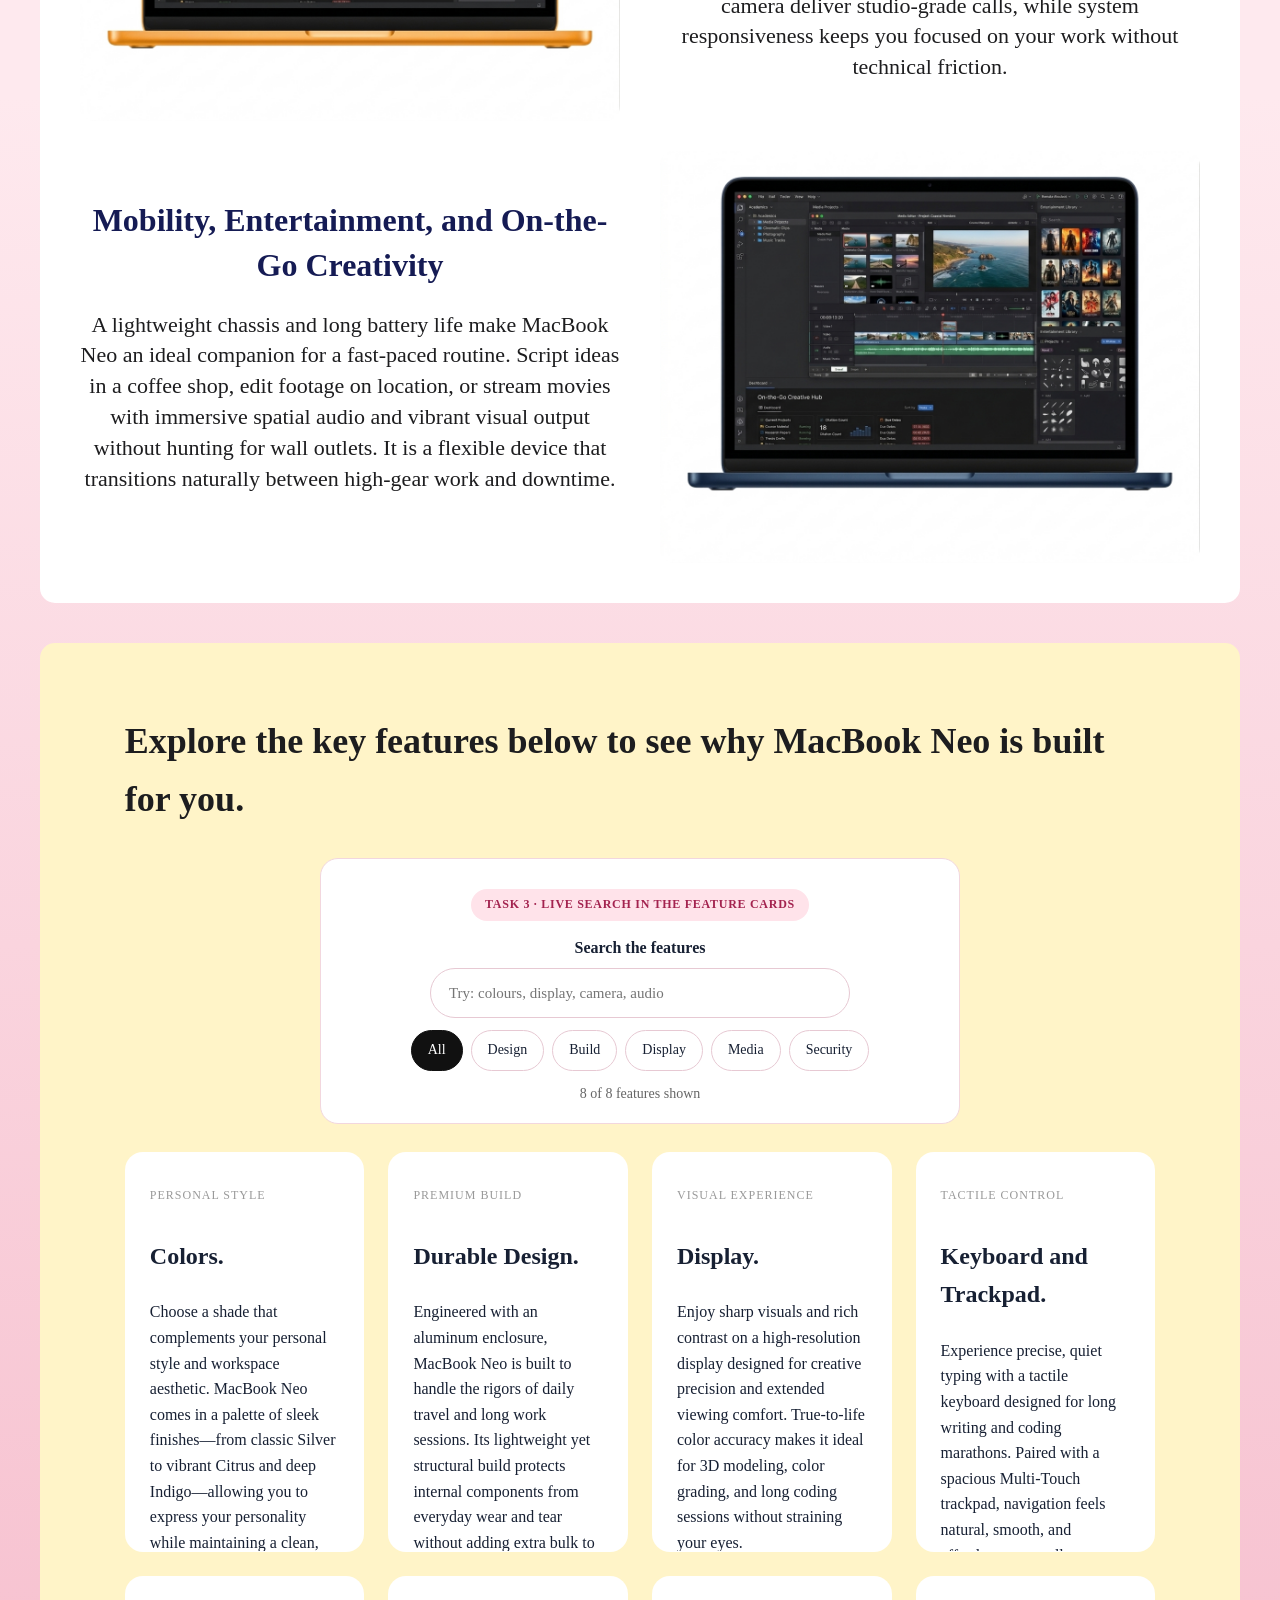
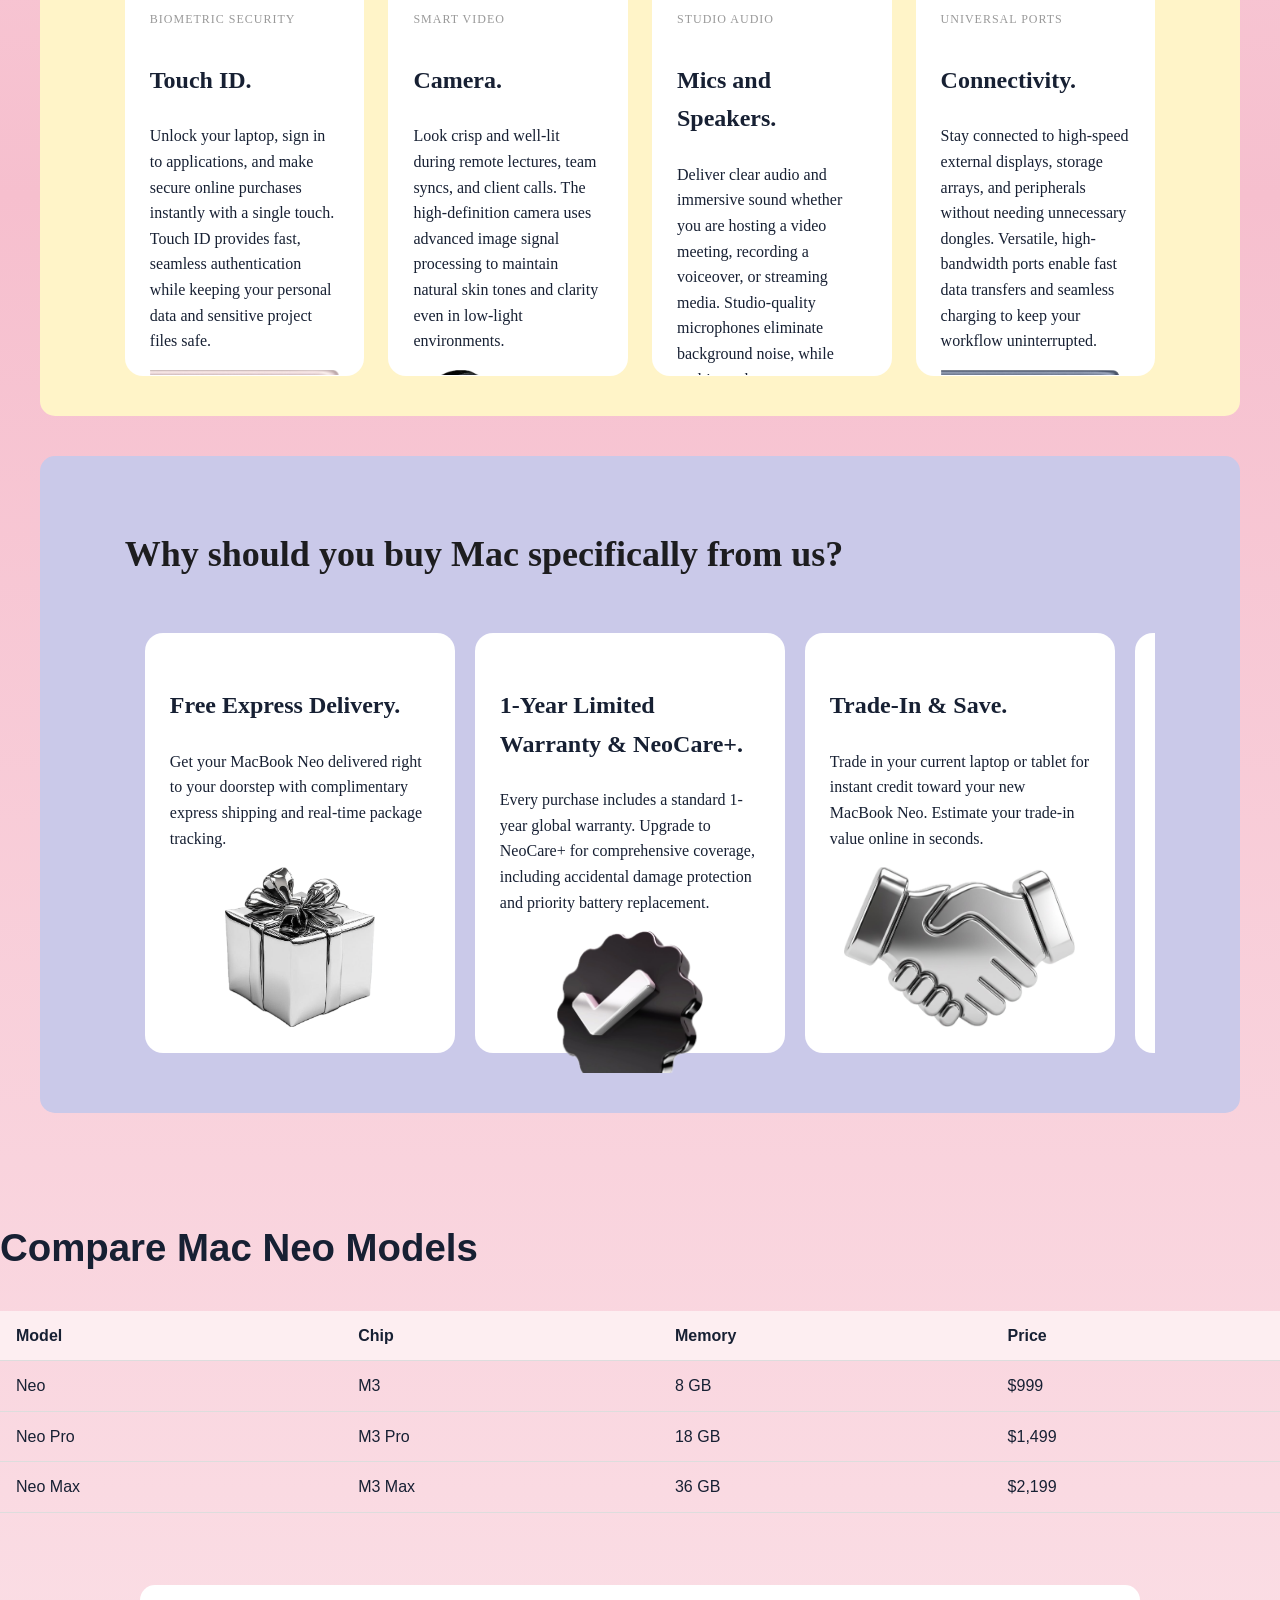
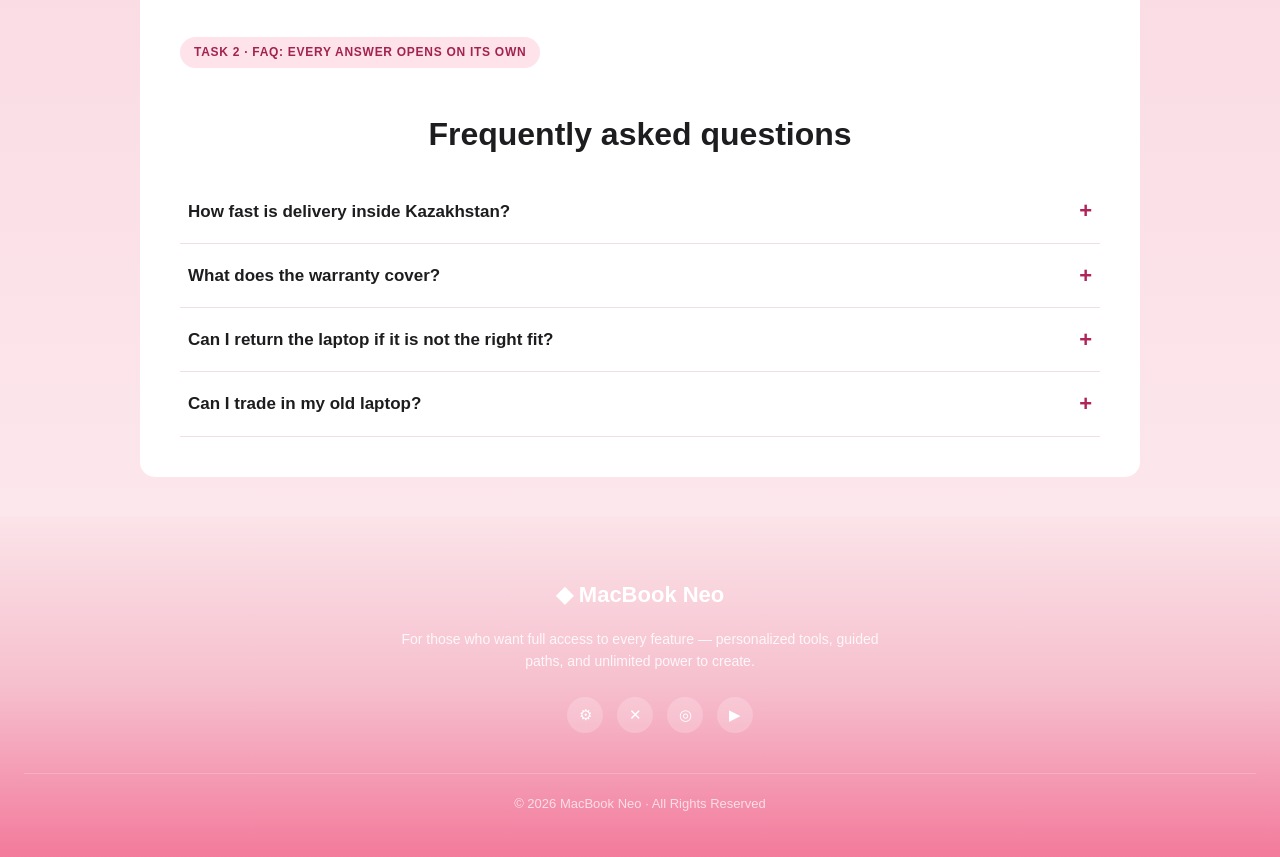
<file: Assignment6_MacNeo/website_mac/service.html>
<!DOCTYPE html>
<html>
<head>
    <meta charset="UTF-8">
    <meta name="viewport" content="width=device-width, initial-scale=1.0">
    <title>Service | MacBook Neo</title>
    <link rel="stylesheet" href="css/style.css">
    <link rel="stylesheet" href="css/service.css">
    <link rel="stylesheet" href="css/responsive.css">
    <link rel="stylesheet" href="css/features.css">

    <link rel="icon" type="image/x-icon" href="images/favicon.ico" />

</head>
<body>
    <header>
        <nav class="menu" aria-label="Main navigation">
            <p class="logo"><b>MacNeo</b></p>
            <ul class="menu-list">
                <li><a href="index.html">Home</a></li>
                <li><a href="service.html" aria-current="page">Service</a></li>
                <li><a href="about.html">About us</a></li>
                <li><a href="contacts.html">Contacts</a></li>
                <li><a href="register.html">Register</a></li>
            </ul>
            <div class="menu-right">
                <button type="button" class="theme-toggle" id="themeToggle" aria-pressed="false">Dark mode</button>
                <p>Sign in</p>
                <p>Log in</p>
            </div>
        </nav>
    </header>
    <div class="section">
        <h1 class="slogan">Why should YOU use MacBook Neo?</h1>
        <h2 class="slogan">Here is what you can do with it.</h2>
        <br>
        <br>

        <div class="content-container">
            <div class="feature-image">
                <img src="images/Gemini_Generated_Image_btkgm7btkgm7btkg.png" alt="MacBook Neo">
            </div>
            <div class="feature-text">
                <span class="feature-text-pink">Media Creation and 3D Graphics</span>
                <p class="feature-text">
                    MacBook Neo serves as a powerful creative engine for turning high-concept ideas into visuals. Driven by advanced GPU performance and energy-efficient architecture, it handles 4K video editing, 3D modeling in Blender, color grading, and complex animations with ease. Its color-accurate display lets you fine-tune every detail, while low-latency memory ensures smooth rendering performance without bottlenecking your heavy projects.
                </p>
            </div>
        </div>
        <div class="content-container">
            <div class="feature-text">
                <span class="feature-text-gray">Software Engineering and Development</span>
                <p class="feature-text">
                    For developers, MacBook Neo provides an optimal environment for compiling and testing code. It speeds through builds, manages Docker containers, and effortlessly interfaces with large databases and demanding IDEs. Thanks to system-wide optimization, you can run multiple virtual environments and local servers simultaneously. Combined with a responsive keyboard and all-day battery life, it lets you code productively from anywhere—from a local co-working space to a lecture hall.
                </p>
            </div>

            <div class="feature-image">
                <img src="images/GrayMac.png" alt="MacBook Neo">
            </div>
        </div>
        <div class="content-container">
            <div class="feature-image">
                <img src="images/CitrusMac.png" alt="MacBook Neo">
            </div>
            <div class="feature-text">
                <span class="feature-text-citrus">Academics, Analytics, and Daily Productivity</span>
                <p class="feature-text">
                    Engineered for multi-tasking and study, MacBook Neo handles dozens of browser tabs, heavy documentation, and analytical spreadsheets without missing a beat. It is built to streamline deck presentations, deep research, and video conferences: high-fidelity microphones and a crisp web camera deliver studio-grade calls, while system responsiveness keeps you focused on your work without technical friction.
                </p>
            </div>
        </div>
        <div class="content-container">
            <div class="feature-text">
                <span class="feature-text-indigo">Mobility, Entertainment, and On-the-Go Creativity</span>
                <p class="feature-text">
                    A lightweight chassis and long battery life make MacBook Neo an ideal companion for a fast-paced routine. Script ideas in a coffee shop, edit footage on location, or stream movies with immersive spatial audio and vibrant visual output without hunting for wall outlets. It is a flexible device that transitions naturally between high-gear work and downtime.
                </p>
            </div>

            <div class="feature-image">
                <img src="images/Indigomac.png" alt="MacBook Neo">
            </div>
        </div>
    </div>

    <section class="grid-section">
        <div class="container">
            <h2 class="grid-title">Explore the key features below to see why MacBook Neo is built for you.</h2>

            <!-- TASK 3: LIVE SEARCH -->
            <div class="search-block">
                <p class="demo-label">Task 3 · Live search in the feature cards</p>

                <label for="featureSearch">Search the features</label>
                <input type="search" id="featureSearch" placeholder="Try: colours, display, camera, audio">

                <div class="category-row" role="group" aria-label="Filter by category">
                    <button type="button" class="category-btn active" data-category="all" aria-pressed="true">All</button>
                    <button type="button" class="category-btn" data-category="design" aria-pressed="false">Design</button>
                    <button type="button" class="category-btn" data-category="build" aria-pressed="false">Build</button>
                    <button type="button" class="category-btn" data-category="display" aria-pressed="false">Display</button>
                    <button type="button" class="category-btn" data-category="media" aria-pressed="false">Media</button>
                    <button type="button" class="category-btn" data-category="security" aria-pressed="false">Security</button>
                </div>


                <p class="search-count" id="searchCount">8 of 8 features shown</p>
                <p class="search-empty" id="searchEmpty">No results found</p>
            </div>

            <div class="cards-grid">
                <div class="grid-card" data-category="design">
                    <div class="card-content">
                        <span class="card-tag">Personal Style</span>
                        <h3>Colors.</h3>
                        <p>Choose a shade that complements your personal style and workspace aesthetic. MacBook Neo comes in a palette of sleek finishes—from classic Silver to vibrant Citrus and deep Indigo—allowing you to express your personality while maintaining a clean, premium look.
                    </div>
                    <div class="card-image-placeholder">
                        <img src="images/Subject.png">
                    </div>
                </div>

                <div class="grid-card" data-category="build">
                    <div class="card-content">
                        <span class="card-tag">Premium Build</span>
                        <h3>Durable Design.</h3>
                        <p>Engineered with an aluminum enclosure, MacBook Neo is built to handle the rigors of daily travel and long work sessions. Its lightweight yet structural build protects internal components from everyday wear and tear without adding extra bulk to your backpack.
                    </div>
                    <div class="card-image-placeholder"><img src="images/Subject 2.png"></div>
                </div>

                <div class="grid-card" data-category="display">
                    <div class="card-content">
                        <span class="card-tag">Visual Experience</span>
                        <h3>Display.</h3>
                        <p>Enjoy sharp visuals and rich contrast on a high-resolution display designed for creative precision and extended viewing comfort. True-to-life color accuracy makes it ideal for 3D modeling, color grading, and long coding sessions without straining your eyes.
                    </div>
                    <div class="card-image-placeholder"><img src="images/IMG_2854.png"></div>
                </div>

                <div class="grid-card" data-category="build">
                    <div class="card-content">
                        <span class="card-tag">Tactile Control</span>
                        <h3>Keyboard and Trackpad.</h3>
                        <p>Experience precise, quiet typing with a tactile keyboard designed for long writing and coding marathons. Paired with a spacious Multi-Touch trackpad, navigation feels natural, smooth, and effortless across all your desktop workspaces.
                    </div>
                    <div class="card-image-placeholder"><img src="images/Subject 8.png"></div>
                </div>

                <div class="grid-card" data-category="security">
                    <div class="card-content">
                        <span class="card-tag">Biometric Security</span>
                        <h3>Touch ID.</h3>
                        <p>Unlock your laptop, sign in to applications, and make secure online purchases instantly with a single touch. Touch ID provides fast, seamless authentication while keeping your personal data and sensitive project files safe.
                    </div>
                    <div class="card-image-placeholder"><img src="images/Subject 4.png"></div>
                </div>

                <div class="grid-card" data-category="media">
                    <div class="card-content">
                        <span class="card-tag">Smart Video</span>
                        <h3>Camera.</h3>
                        <p>Look crisp and well-lit during remote lectures, team syncs, and client calls. The high-definition camera uses advanced image signal processing to maintain natural skin tones and clarity even in low-light environments.
                    </div>
                    <div class="card-image-placeholder"><img src="images/Subject 6.png"></div>
                </div>

                <div class="grid-card" data-category="media">
                    <div class="card-content">
                        <span class="card-tag">Studio Audio</span>
                        <h3>Mics and Speakers.</h3>
                        <p>Deliver clear audio and immersive sound whether you are hosting a video meeting, recording a voiceover, or streaming media. Studio-quality microphones eliminate background noise, while multi-speaker arrays output rich, full-range audio.
                    </div>
                    <div class="card-image-placeholder"><img src="images/Subject 5.png"></div>
                </div>

                <div class="grid-card" data-category="build">
                    <div class="card-content">
                        <span class="card-tag">Universal Ports</span>
                        <h3>Connectivity.</h3>
                        <p>Stay connected to high-speed external displays, storage arrays, and peripherals without needing unnecessary dongles. Versatile, high-bandwidth ports enable fast data transfers and seamless charging to keep your workflow uninterrupted.
                    </div>
                    <div class="card-image-placeholder"><img src="images/Subject 7.png"></div>
                </div>

            </div>
        </div>
    </section>

    <section class="slider-section">
        <div class="container">
            <h2 class="slider-title">Why should you buy Mac specifically from us?</h2>

            <div class="cards-row">
                <div class="row-card">
                    <div class="card-content">
                        <h3>Free Express Delivery.</h3>
                        <p>Get your MacBook Neo delivered right to your doorstep with complimentary express shipping and real-time package tracking.
                    </div>
                    <div class="card-image-placeholder">
                        <div class="card-image-placeholder"><img src="images/Subject 9.png"></div>
                    </div>
                </div>
                <div class="row-card">
                    <div class="card-content">
                        <h3>1-Year Limited Warranty & NeoCare+.</h3>
                        <p>Every purchase includes a standard 1-year global warranty. Upgrade to NeoCare+ for comprehensive coverage, including accidental damage protection and priority battery replacement.
                    </div>
                    <div class="card-image-placeholder"><img src="images/Subject 14.png"></div>
                </div>
                <div class="row-card">
                    <div class="card-content">
                        <h3>Trade-In & Save.</h3>
                        <p>Trade in your current laptop or tablet for instant credit toward your new MacBook Neo. Estimate your trade-in value online in seconds.
                    </div>
                    <div class="card-image-placeholder"><img src="images/Subject 10.png"></div>
                </div>
                <div class="row-card">
                    <div class="card-content">
                        <h3>Flexible Financing.</h3>
                        <p>Pay at your own pace with 0% APR interest-free monthly installment plans available at checkout.
                    </div>
                    <div class="card-image-placeholder"><img src="images/Subject 11.png"></div>
                </div>
                <div class="row-card">
                    <div class="card-content">
                        <h3>14-Day Hassle-Free Returns.</h3>
                        <p>Try MacBook Neo risk-free. If it doesn't completely match your workflow, return it within 14 days for a full refund—no extra fees.
                    </div>
                    <div class="card-image-placeholder"><img src="images/Subject 12.png"></div>
                </div>
                <div class="row-card">
                    <div class="card-content">
                        <h3>24/7 Expert Support & Data Transfer.</h3>
                        <p>Get complimentary one-on-one setup assistance from technical specialists to transfer all your files, code bases, and creative projects seamlessly.
                    </div>
                    <div class="card-image-placeholder"><img src="images/Subject 13.png"></div>
                </div>

            </div>
        </div>
    </section>
    <section class="comparison">
        <h2>Compare Mac Neo Models</h2>

        <table class="specs-table">
            <thead>
                <tr>
                    <th>Model</th>
                    <th>Chip</th>
                    <th>Memory</th>
                    <th>Price</th>
                </tr>
            </thead>
            <tbody>
                <tr>
                    <td>Neo</td>
                    <td>M3</td>
                    <td>8 GB</td>
                    <td>$999</td>
                </tr>
                <tr>
                    <td>Neo Pro</td>
                    <td>M3 Pro</td>
                    <td>18 GB</td>
                    <td>$1,499</td>
                </tr>
                <tr>
                    <td>Neo Max</td>
                    <td>M3 Max</td>
                    <td>36 GB</td>
                    <td>$2,199</td>
                </tr>
            </tbody>
        </table>
    </section>

    <!-- TASK 2: FAQ -->
    <section class="faq-section">
        <p class="demo-label">Task 2 · FAQ: every answer opens on its own</p>
        <h2 class="faq-title">Frequently asked questions</h2>

        <div class="faq-list">

            <div class="faq-item">
                <button type="button" class="faq-question" aria-expanded="false" aria-controls="faqAnswer1">
                    How fast is delivery inside Kazakhstan?
                </button>
                <div class="faq-answer" id="faqAnswer1">
                    <p>Orders placed before 15:00 are delivered in Almaty and Astana the next day. Other cities usually get the laptop in 2–4 working days. Express delivery is free for every MacNeo order.</p>
                </div>
            </div>

            <div class="faq-item">
                <button type="button" class="faq-question" aria-expanded="false" aria-controls="faqAnswer2">
                    What does the warranty cover?
                </button>
                <div class="faq-answer" id="faqAnswer2">
                    <p>Every laptop comes with a one-year global warranty that covers hardware problems. NeoCare+ adds accidental damage protection, priority battery replacement and a courier pickup for repairs.</p>
                </div>
            </div>

            <div class="faq-item">
                <button type="button" class="faq-question" aria-expanded="false" aria-controls="faqAnswer3">
                    Can I return the laptop if it is not the right fit?
                </button>
                <div class="faq-answer" id="faqAnswer3">
                    <p>Yes. You have 14 days to try MacNeo at home. If it does not match your workflow, send it back in its original box and we refund the full price without extra fees.</p>
                </div>
            </div>

            <div class="faq-item">
                <button type="button" class="faq-question" aria-expanded="false" aria-controls="faqAnswer4">
                    Can I trade in my old laptop?
                </button>
                <div class="faq-answer" id="faqAnswer4">
                    <p>Trade-in works for most laptops and tablets. Send us the model and its condition, and we show the credit in seconds. The credit is taken off the price of your new MacNeo right at checkout.</p>
                </div>
            </div>

        </div>
    </section>

    <footer class="footer">
        <div class="footer-logo">◆ MacBook Neo</div>

        <p class="footer-text">
            For those who want full access to every feature — personalized tools,
            guided paths, and unlimited power to create.
        </p>

        <ul class="social">
            <li><a href="#">⚙</a></li>
            <li><a href="#">✕</a></li>
            <li><a href="#">◎</a></li>
            <li><a href="#">▶</a></li>
        </ul>

        <p class="footer-copy">© 2026 MacBook Neo · All Rights Reserved</p>
    </footer>

    <script src="js/vendor/jquery-3.7.1.min.js"></script>
    <script src="js/interactions.js"></script>
</body>
</html>
</file>
<file: Assignment6_MacNeo/website_mac/css/style.css>
/* ===== База ===== */

* {
    box-sizing: border-box;
}

body {
    margin: 0;
    font-family: 'Trebuchet MS', Arial, sans-serif;
    font-size: 1rem;
    line-height: 1.6;
    color: #172033;
    background: linear-gradient(to bottom, #fee9ee 0%, #f6bfce 30%, #fdeef1 60%, #ffffff 100%);
    min-height: 100vh;
}

img {
    max-width: 100%;
    height: auto;
    display: block;
}

a {
    text-decoration: none;
    color: inherit;
}

.container {
    width: 92%;
    max-width: 72rem;
    margin-inline: auto;
}

section {
    padding-block: 2rem;
}

h1 {
    font-size: clamp(2rem, 5vw, 3.5rem);
}

h2 {
    font-size: clamp(1.5rem, 3vw, 2.5rem);
}

h3 {
    font-size: clamp(1.1rem, 2vw, 1.5rem);
}

a:focus-visible,
button:focus-visible,
input:focus-visible,
select:focus-visible,
textarea:focus-visible {
    outline: 3px solid #185abc;
    outline-offset: 3px;
}



.button {
    display: inline-block;
    padding: 0.9rem 2rem;
    background: #111;
    color: #fff;
    border-radius: 2rem;
    font-size: 1rem;
    font-weight: 600;
    border: none;
    cursor: pointer;
    transition: transform 0.2s, box-shadow 0.2s;
}

    .button:hover {
        transform: translateY(-2px);
        box-shadow: 0 10px 25px rgba(0, 0, 0, 0.2);
    }

    .button:focus-visible {
        outline: 3px solid #185abc;
        outline-offset: 3px;
    }

/* ===== Меню ===== */

.menu {
    display: flex;
    flex-wrap: wrap;
    align-items: center;
    justify-content: space-between;
    gap: 10px;
    max-width: 1200px;
    margin: 0 auto;
    padding: 16px 15px;
}

.logo {
    background: rgba(255, 255, 255, 0.7);
    padding: 8px 18px;
    border-radius: 30px;
    font-size: 16px;
}

.menu-list {
    display: flex;
    flex-wrap: wrap;
    gap: 8px;
    list-style: none;
    background: rgba(255, 255, 255, 0.7);
    padding: 6px 8px;
    border-radius: 30px;
}

    .menu-list a {
        display: inline-block;
        padding: 10px 18px;
        border-radius: 20px;
        color: #555;
        font-size: 14px;
        transition: background 0.2s, color 0.2s;
    }

        .menu-list a:hover {
            background: #fff;
            color: #111;
        }

        .menu-list a[aria-current="page"] {
            background: #111;
            color: #fff;
            font-weight: 700;
        }

.menu-right {
    display: flex;
    gap: 8px;
}

    .menu-right p {
        background: rgba(255, 255, 255, 0.7);
        padding: 8px 18px;
        border-radius: 30px;
        font-size: 14px;
        cursor: pointer;
    }

        .menu-right p:hover {
            background: #fff;
        }

/* ===== Футер ===== */

.footer {
    color: #fff;
    padding: 60px 24px 30px;
    text-align: center;
}

.footer-logo {
    font-size: 22px;
    font-weight: bold;
    margin-bottom: 16px;
}

.footer-text {
    font-size: 14px;
    max-width: 480px;
    margin: 0 auto 24px;
    color: rgba(255, 255, 255, 0.85);
}

.social {
    display: flex;
    justify-content: center;
    gap: 14px;
    list-style: none;
    margin-bottom: 40px;
}

    .social a {
        display: flex;
        align-items: center;
        justify-content: center;
        width: 36px;
        height: 36px;
        border-radius: 50%;
        background: rgba(255, 255, 255, 0.2);
        color: #fff;
        font-size: 15px;
    }

        .social a:hover {
            background: rgba(255, 255, 255, 0.4);
        }

.footer-copy {
    font-size: 13px;
    color: rgba(255, 255, 255, 0.7);
    padding-top: 20px;
    border-top: 1px solid rgba(255, 255, 255, 0.2);
}


.benefits-grid {
    display: grid;
    grid-template-columns: minmax(0, 1fr);
    gap: 1.5rem;
}

.team-grid {
    display: grid;
    grid-template-columns: minmax(0, 1fr);
    gap: 1.5rem;
}

.cards-grid {
    display: grid;
    grid-template-columns: minmax(0, 1fr);
    gap: 1.5rem;
}

.specs {
    display: grid;
    grid-template-columns: minmax(0, 1fr);
    gap: 1.5rem;
}
.benefit-photo,
.benefit-blue,
.benefit-white,
.benefit-text-box,
.benefit-wide,
.benefit-green {
    grid-column: auto;
    grid-row: auto;
}
</file>
<file: Assignment6_MacNeo/website_mac/css/index.css>
* {
    margin: 0;
    padding: 0;
    box-sizing: border-box;
}


img {
    max-width: 100%;
    display: block;
}



.hero {
    display: flex;
    flex-direction: column;
    align-items: center;
    gap: 8px;
    padding: 20px 20px 0;
    text-align: center;
}

.small-text {
    font-size: 13px;
    color: #777;
}

h1 {
    font-size: 48px;
    margin: 10px 0;
}

.hero-text {
    max-width: 480px;
    margin: 0 auto;
    color: #555;
    font-size: 15px;
}

.buy-button {
    background: #111;
    color: #fff;
    border-radius: 30px;
    padding: 14px 40px;
    display: inline-block;
    margin: 20px auto;
    font-size: 15px;
}

    .buy-button:hover {
        box-shadow: 0 12px 30px rgba(0, 0, 0, 0.25);
    }

.hero-image {
    margin: 20px auto 0;
    width: 70%;
}


.stats {
    display: flex;
    gap: 10px;
    list-style: none;
    margin: -40px auto 40px;
    padding: 0 20px;
    width: 92%;
    max-width: 900px;
}

.stat {
    flex: 1;
    text-align: center;
    padding: 22px 16px;
    border-radius: 20px;
    background: rgba(255, 255, 255, 0.5);
    border: 1px solid rgba(255, 255, 255, 0.6);
}

    .stat strong {
        display: block;
        font-size: 28px;
        color: #111;
        margin-bottom: 4px;
    }

    .stat span {
        font-size: 13px;
        color: #666;
        text-transform: uppercase;
    }


.benefits {
    max-width: 1200px;
    margin: 0 auto;
    padding: 80px 24px;
}

    .benefits h2 {
        text-align: center;
        font-size: 32px;
        margin-bottom: 8px;
    }

.section-text {
    text-align: center;
    color: #666;
    font-size: 16px;
    margin-bottom: 48px;
}

.specs {
    list-style: none;
}

.benefit {
    border-radius: 20px;
    padding: 20px;
    display: flex;
    flex-direction: column;
    justify-content: flex-end;
    overflow: hidden;
    position: relative;
}

    .benefit h3 {
        font-size: 20px;
        margin-bottom: 8px;
    }

    .benefit p {
        font-size: 14px;
        line-height: 1.5;
    }

.benefit-photo {
    padding: 0;
    color: #fff;
}

    .benefit-photo img {
        position: absolute;
        top: 0;
        left: 0;
        width: 100%;
        height: 100%;
        object-fit: cover;
    }

.benefit-text {
    position: relative;
    z-index: 2;
    padding: 20px;
    background: linear-gradient(to top, rgba(0, 0, 0, 0.6), transparent);
}

.benefit-blue {
    grid-column: 2 / 3;
    grid-row: 1 / 2;
    background: #bcd6f1;
}

.benefit-white {
    grid-column: 3 / 4;
    grid-row: 1 / 2;
    background: #fff;
    border: 1px solid #eee;
}

.benefit-text-box {
    grid-column: 4 / 5;
    grid-row: 1 / 2;
    background: #fff;
    border: 1px solid #eee;
    justify-content: flex-start;
}

    .benefit-text-box a {
        margin-top: 12px;
        font-weight: bold;
        font-size: 14px;
    }

.benefit-wide {
    grid-column: 2 / 4;
    grid-row: 2 / 3;
    background: linear-gradient(135deg, #fdeef1, #e0f0ff);
}

.benefit-green {
    grid-column: 4 / 5;
    grid-row: 2 / 3;
    background: #dff5e6;
    text-align: center;
    align-items: center;
}

.big-number {
    font-size: 48px;
    font-weight: bold;
    margin-bottom: 10px;
}

.benefit-icon {
    font-size: 28px;
    margin-bottom: 10px;
}

.tags {
    display: flex;
    gap: 10px;
    list-style: none;
    margin-top: 14px;
}

    .tags li {
        background: rgba(255, 255, 255, 0.6);
        padding: 6px 14px;
        border-radius: 20px;
        font-size: 13px;
    }

.featured {
    background: #fff;
    padding: 100px 24px;
}

.featured-box {
    max-width: 1200px;
    margin: 0 auto;
}

.featured-pill {
    display: inline-flex;
    align-items: center;
    gap: 10px;
    padding: 10px 22px 10px 16px;
    border-radius: 30px;
    background: #fff;
    border: 1px solid #eee;
    font-size: 14px;
    color: #333;
    margin-bottom: 60px;
}

.pill-dot {
    width: 18px;
    height: 18px;
    border-radius: 50%;
    background: #111;
}

.pill-pink {
    color: #ff5fa2;
    font-weight: bold;
}

.featured-row {
    display: flex;
    align-items: center;
    gap: 60px;
    flex-wrap: wrap;
    margin-bottom: 80px;
}

.featured-text {
    flex: 1 1 400px;
}

.featured-image {
    flex: 1 1 500px;
}

.featured-title {
    font-size: 72px;
    font-weight: bold;
    line-height: 1;
    color: #111;
    margin-bottom: 20px;
}

.title-pink {
    color: #ff5fa2;
}

.featured-subtitle {
    font-size: 26px;
    color: #888;
    line-height: 1.3;
}



.spec {
    background: #f7f7f7;
    border-radius: 20px;
    padding: 24px 20px;
    display: flex;
    flex-direction: column;
    gap: 6px;
    font-size: 14px;
    color: #555;
}

    .spec img {
        width: 100%;
        height: 90px;
        object-fit: cover;
        border-radius: 12px;
        margin-bottom: 12px;
    }

    .spec strong {
        font-size: 15px;
        color: #111;
    }

    .spec span {
        font-size: 13px;
        color: #777;
    }

.spec-pink {
    color: #a4c94f;
}

.spec-icon {
    font-size: 32px;
    margin-bottom: 12px;
}

.spec-blue {
    font-size: 28px;
    color: #7cc3f0;
}
.footer {
    background: linear-gradient(180deg, #ffffff, #f6bfce, #f37a9b);
}

* {
    box-sizing: border-box;
}
</file>
<file: Assignment6_MacNeo/website_mac/css/responsive.css>
﻿

@media (min-width: 48rem) {

    .menu {
        flex-wrap: nowrap;
    }

    .benefits-grid {
        grid-template-columns: repeat(2, minmax(0, 1fr));
    }

    .team-grid {
        grid-template-columns: repeat(2, minmax(0, 1fr));
    }

    .cards-grid {
        grid-template-columns: repeat(2, minmax(0, 1fr));
    }

    .specs {
        grid-template-columns: repeat(2, minmax(0, 1fr));
    }

    .cards {
        grid-template-columns: repeat(2, minmax(0, 1fr));
    }

    .contact-form {
        flex-direction: row;
        gap: 40px;
    }

    .form-text,
    .form {
        width: 45%;
    }

    .info {
        flex-direction: row;
    }

    .info1,
    .info2 {
        width: 35%;
    }

    .content-container {
        flex-direction: row;
    }

    .cards-row {
        flex-direction: row;
    }

    .story {
        grid-template-columns: 1fr 1.2fr;
    }

    .story-text {
        text-align: left;
    }
}



@media (min-width: 64rem) {

    .benefits-grid {
        grid-template-columns: repeat(4, minmax(0, 1fr));
        grid-auto-rows: 200px;
    }

    .team-grid {
        grid-template-columns: repeat(4, minmax(0, 1fr));
    }

    .cards-grid {
        grid-template-columns: repeat(4, minmax(0, 1fr));
    }

    .specs {
        grid-template-columns: repeat(4, minmax(0, 1fr));
    }

    .cards {
        grid-template-columns: repeat(3, minmax(0, 1fr));
    }

    .featured-title {
        font-size: 72px;
    }

    .story-text h1 {
        font-size: 55px;
    }

    .benefit-photo {
        grid-column: 1 / 2;
        grid-row: 1 / 3;
    }

    .benefit-blue {
        grid-column: 2 / 3;
        grid-row: 1 / 2;
    }

    .benefit-white {
        grid-column: 3 / 4;
        grid-row: 1 / 2;
    }

    .benefit-text-box {
        grid-column: 4 / 5;
        grid-row: 1 / 2;
    }

    .benefit-wide {
        grid-column: 2 / 4;
        grid-row: 2 / 3;
    }

    .benefit-green {
        grid-column: 4 / 5;
        grid-row: 2 / 3;
    }
}
</file>
<file: Assignment6_MacNeo/website_mac/css/features.css>
/* =========================================================
   Assignment 5 - Part 1: interactive features for MacNeo
   Task 0  greeting form
   Task 1  light / dark theme
   Task 2  FAQ
   Task 3  live search
   Task 4  wishlist
   ========================================================= */

/* keep the hidden attribute working even on flex / inline-block elements */
[hidden] {
    display: none !important;
}

/* class added by the live search (Task 3) */
.is-hidden {
    display: none !important;
}

/* ---------- small labels so every feature is easy to find ---------- */

.demo-label {
    display: inline-block;
    margin-bottom: 14px;
    padding: 6px 14px;
    border-radius: 999px;
    background: #ffe3ea;
    color: #a3234f;
    font-size: 12px;
    font-weight: 700;
    letter-spacing: 0.06em;
    text-transform: uppercase;
}

/* ---------- Task 1: theme button in the header ---------- */

.theme-toggle {
    padding: 8px 18px;
    border: 1px solid transparent;
    border-radius: 30px;
    background: rgba(255, 255, 255, 0.7);
    color: #172033;
    font: inherit;
    font-size: 14px;
    cursor: pointer;
}

.theme-toggle:hover {
    background: #fff;
}

/* ---------- Task 0 and Task 4: forms ---------- */

.greeting-block {
    margin-top: 10px;
}

.inline-form {
    display: flex;
    flex-wrap: wrap;
    justify-content: center;
    align-items: center;
    gap: 10px;
    max-width: 640px;
    margin: 0 auto;
    padding: 16px;
    border: 1px solid #f6bfce;
    border-radius: 18px;
    background: rgba(255, 255, 255, 0.7);
}

.inline-form label {
    font-size: 14px;
    font-weight: 600;
}

.inline-form input {
    flex: 1 1 220px;
    min-width: 190px;
    max-width: 320px;
    padding: 10px 16px;
    border: 1px solid #e7c9d3;
    border-radius: 999px;
    background: #fff;
    color: #172033;
    font: inherit;
    font-size: 15px;
}

.small-button {
    padding: 0.6rem 1.5rem;
    font-size: 15px;
}

.form-message {
    max-width: 640px;
    margin: 12px auto 0;
    padding: 10px 16px;
    border-radius: 12px;
    background: #ffe3ea;
    color: #8c1c43;
    font-size: 15px;
}

/* ---------- Task 4: wishlist ---------- */

.wishlist-section {
    max-width: 1200px;
    margin: 0 auto 40px;
    padding: 40px 24px;
    text-align: center;
}

.wishlist-section h2 {
    margin-bottom: 8px;
}

.wishlist-note {
    max-width: 560px;
    margin: 0 auto 24px;
    color: #666;
    font-size: 15px;
}

.wishlist {
    display: grid;
    gap: 10px;
    max-width: 560px;
    margin: 24px auto 0;
    padding: 0;
    list-style: none;
}

.wishlist li {
    display: flex;
    justify-content: space-between;
    align-items: center;
    gap: 12px;
    padding: 12px 16px;
    border: 1px solid #f2d7de;
    border-radius: 12px;
    background: #fff;
    font-size: 15px;
    text-align: left;
}

.wishlist-count {
    margin-top: 18px;
    color: #666;
    font-size: 14px;
}

.remove-button {
    padding: 6px 14px;
    border: none;
    border-radius: 999px;
    background: #f6bfce;
    color: #7a1737;
    font: inherit;
    font-size: 13px;
    font-weight: 600;
    cursor: pointer;
}

.remove-button:hover {
    background: #f19bb4;
}

/* ---------- Task 3: live search ---------- */

.search-block {
    max-width: 640px;
    margin: 0 auto 28px;
    padding: 18px;
    border: 1px solid #f2d7de;
    border-radius: 18px;
    background: #fff;
    text-align: center;
}

.search-block label {
    display: block;
    margin-bottom: 8px;
    font-weight: 600;
}

.search-block input {
    width: 100%;
    max-width: 420px;
    padding: 12px 18px;
    border: 1px solid #e7c9d3;
    border-radius: 999px;
    background: #fff;
    color: #172033;
    font: inherit;
    font-size: 15px;
}

.search-count {
    margin: 12px 0 0;
    color: #666;
    font-size: 14px;
}

.search-empty {
    display: inline-block;
    margin: 12px 0 0;
    padding: 10px 18px;
    border-radius: 999px;
    background: #ffe3ea;
    color: #8c1c43;
    font-size: 14px;
}

/* ---------- Task 2: FAQ ---------- */

.faq-section {
    max-width: 1000px;
    margin: 40px auto;
    padding: 40px;
    border-radius: 15px;
    background: #fff;
}

.faq-title {
    margin-bottom: 20px;
    color: #1d1d1f;
    font-size: 32px;
    text-align: center;
}

.faq-item {
    border-bottom: 1px solid #f0dfe4;
}

.faq-question {
    display: flex;
    justify-content: space-between;
    align-items: center;
    gap: 16px;
    width: 100%;
    padding: 18px 8px;
    border: none;
    background: none;
    color: #1d1d1f;
    font: inherit;
    font-size: 17px;
    font-weight: 600;
    text-align: left;
    cursor: pointer;
}

.faq-question::after {
    content: "+";
    color: #b0245a;
    font-size: 22px;
    line-height: 1;
}

.faq-question[aria-expanded="true"]::after {
    content: "−";
}

.faq-answer p {
    margin: 0;
    padding: 0 8px 20px;
    color: #444;
    font-size: 15px;
}

/* =========================================================
   Dark theme (Task 1)
   The class is added to <body> by js/interactions.js
   ========================================================= */

body.dark {
    background: #14161a;
    color: #e9e9ee;
}

body.dark .logo,
body.dark .menu-list,
body.dark .menu-right p,
body.dark .theme-toggle {
    background: rgba(255, 255, 255, 0.1);
    color: #e9e9ee;
}

body.dark .menu-list a {
    color: #cfcfd6;
}

body.dark .menu-list a:hover {
    background: rgba(255, 255, 255, 0.16);
    color: #fff;
}

body.dark .menu-list a[aria-current="page"] {
    background: #f6bfce;
    color: #14161a;
}

body.dark h1,
body.dark h2,
body.dark h3 {
    color: #f5f5f8;
}

body.dark .hero-text,
body.dark .small-text,
body.dark .section-text,
body.dark .wishlist-note,
body.dark .wishlist-count,
body.dark .search-count {
    color: #b9b9c4;
}

body.dark .stat {
    background: rgba(255, 255, 255, 0.08);
    border-color: rgba(255, 255, 255, 0.14);
}

body.dark .stat strong {
    color: #f5f5f8;
}

body.dark .stat span {
    color: #b9b9c4;
}

body.dark .button,
body.dark .buy-button {
    background: #f6bfce;
    color: #14161a;
}

body.dark .benefit-blue,
body.dark .benefit-white,
body.dark .benefit-wide,
body.dark .benefit-green,
body.dark .benefit-text-box {
    background: #22262c;
    border-color: #2c3138;
}

body.dark .featured {
    background: #1b1e23;
}

body.dark .featured-title,
body.dark .spec strong {
    color: #f5f5f8;
}

body.dark .featured-subtitle,
body.dark .featured-pill {
    color: #c9c9d2;
}

body.dark .featured-pill {
    background: #22262c;
    border-color: #2c3138;
}

body.dark .spec {
    background: #22262c;
    color: #c9c9d2;
}

body.dark .section,
body.dark .grid-section,
body.dark .slider-section,
body.dark .faq-section {
    background: #1b1e23;
    color: #e9e9ee;
}

body.dark .grid-card,
body.dark .row-card {
    background: #22262c;
    border-color: #2c3138;
}

body.dark .grid-card:hover {
    background: #2a2f36;
    border-color: #3a4048;
}

body.dark .row-card:hover {
    background: #3a2b33;
    border-color: #55404a;
}

body.dark .slogan,
body.dark .grid-title,
body.dark .slider-title,
body.dark .feature-text,
body.dark .faq-question,
body.dark .faq-title {
    color: #f5f5f8;
}

body.dark .card-tag {
    color: #a9a9b4;
}

body.dark .faq-item {
    border-bottom-color: #333941;
}

body.dark .faq-answer p {
    color: #c9c9d2;
}

body.dark .specs-table th {
    background: #2a2f36;
    color: #f5f5f8;
}

body.dark .specs-table td {
    border-bottom-color: #333941;
}

body.dark .specs-table tr:hover {
    background: #22262c;
}

body.dark .footer {
    background: linear-gradient(180deg, #1b1e23, #14161a);
}

body.dark .inline-form {
    background: rgba(255, 255, 255, 0.06);
    border-color: #3a4048;
}

body.dark .inline-form input,
body.dark .search-block input {
    background: #22262c;
    border-color: #3a4048;
    color: #f5f5f8;
}

body.dark .form-message,
body.dark .search-empty {
    background: #3a2230;
    color: #ffc9d9;
}

body.dark .search-block {
    background: #22262c;
    border-color: #3a4048;
}

body.dark .wishlist li {
    background: #22262c;
    border-color: #3a4048;
}

body.dark .remove-button {
    background: #4a2a36;
    color: #ffd3df;
}

body.dark .form-card {
    background: #22262c;
    color: #e9e9ee;
}

/* =========================================================
   Assignment 6 - jQuery features: new pieces
   ========================================================= */

/* answers are closed by default; jQuery slides them open */
.faq-answer {
    display: none;
}

/* ---------- Task 3: category buttons ---------- */

.category-row {
    display: flex;
    flex-wrap: wrap;
    justify-content: center;
    gap: 8px;
    margin-top: 12px;
}

.category-btn {
    padding: 8px 16px;
    border: 1px solid #e7c9d3;
    border-radius: 999px;
    background: #fff;
    color: #172033;
    font: inherit;
    font-size: 14px;
    cursor: pointer;
}

.category-btn:hover {
    background: #ffe3ea;
}

.category-btn.active {
    background: #111;
    border-color: #111;
    color: #fff;
}

/* ---------- Task 4: empty state and fading toast ---------- */

.wishlist-empty {
    max-width: 420px;
    margin: 18px auto 0;
    color: #666;
    font-size: 15px;
}

.wishlist-toast {
    display: none;
    margin-top: 10px;
    color: #1e7a3c;
    font-size: 15px;
}

#wishlistMessage,
#poSuccess {
    display: none;
}

/* ---------- Task 5: pre-order form ---------- */

.preorder-section {
    max-width: 640px;
    margin: 0 auto 40px;
    padding: 40px 24px;
    text-align: center;
}

.preorder-note {
    max-width: 520px;
    margin: 0 auto 24px;
    color: #666;
    font-size: 15px;
}

.preorder-section fieldset {
    border: none;
    margin: 0;
    padding: 0;
}

.preorder-section label {
    display: block;
    margin: 14px 0 6px;
    font-size: 14px;
    font-weight: 600;
}

.preorder-section input,
.preorder-section select {
    width: 100%;
    max-width: 420px;
    padding: 12px 16px;
    border: 1px solid #e7c9d3;
    border-radius: 999px;
    background: #fff;
    color: #172033;
    font: inherit;
    font-size: 15px;
}

.preorder-section input.invalid,
.preorder-section select.invalid {
    border-color: #c0392b;
}

.field-error {
    max-width: 420px;
    margin: 4px auto 0;
    color: #b0245a;
    font-size: 13px;
}

.form-success {
    max-width: 560px;
    margin: 18px auto 0;
    padding: 12px 16px;
    border-radius: 12px;
    background: #e6f4ea;
    color: #1e6b3a;
    font-size: 15px;
}

/* ---------- dark theme for the new pieces ---------- */

body.dark .preorder-section input,
body.dark .preorder-section select {
    background: #22262c;
    border-color: #3a4048;
    color: #f5f5f8;
}

body.dark .category-btn {
    background: #22262c;
    border-color: #3a4048;
    color: #e9e9ee;
}

body.dark .category-btn.active {
    background: #f6bfce;
    border-color: #f6bfce;
    color: #14161a;
}

body.dark .wishlist-empty,
body.dark .preorder-note {
    color: #b9b9c4;
}

body.dark .form-success {
    background: #1f3a29;
    color: #c8f0d5;
}
</file>
<file: Assignment6_MacNeo/website_mac/css/about.css>
body {
        font-family: Arial, sans-serif;
        color: #29252a;
        background: #fce0e7;
        line-height: 1.6;
    }


    .story {
        padding: 90px 7%;
        display: grid;
        grid-template-columns: 1fr 1.2fr;
        gap: 80px;
        border-radius: 30px;
        background: white;
    }

    .label {
        margin-bottom: 15px;
        color: #df6680;
        font-size: 13px;
        font-weight: bold;
        letter-spacing: 2px;
    }

    .story-text h1 {
        margin-bottom: 25px;
        font-family: Georgia, serif;
        font-size: 55px;
        font-weight: normal;
        line-height: 1.1;
    }

        .story-text h1 span {
            color: #df7087;
            font-style: italic;
        }

    .story-text p {
        margin-bottom: 15px;
        color: #6d666d;
    }

    .timeline {
        padding-left: 30px;
        border-left: 2px solid #efaebb;
    }

    .timeline-item {
        margin-bottom: 35px;
        display: flex;
        align-items: flex-start;
        gap: 20px;
    }

    .number {
        width: 42px;
        height: 42px;
        margin-left: -52px;
        display: flex;
        align-items: center;
        justify-content: center;
        background: #fbe0e7;
        border: 3px solid white;
        border-radius: 50%;
        color: #df6680;
        font-size: 13px;
        font-weight: bold;
        box-shadow: 0 0 0 2px #efaebb;
    }

    .timeline-content h3 {
        margin-bottom: 5px;
        font-size: 20px;
    }

    .timeline-content p {
        color: #6d666d;
        font-size: 15px;
    }

    .team {
        padding: 90px 7%;
        background: #fce0e7;
    }

        .team h2 {
            margin-bottom: 40px;
            font-family: Georgia, serif;
            font-size: 48px;
            font-weight: normal;
        }

            .team h2 span {
                color: #df7087;
                font-style: italic;
            }


    .team-card {
        overflow: hidden;
        background: white;
        border: 1px solid #f2dce2;
        border-radius: 20px;
    }

        .team-card img {
            width: 100%;
            height: 220px;
            object-fit: cover;
        }

    .team-info {
        padding: 20px;
    }

        .team-info h3 {
            margin-bottom: 5px;
        }

    .role {
        margin-bottom: 10px;
        color: #df6680;
        font-size: 13px;
    }

    .team-info p:last-child {
        color: #6d666d;
        font-size: 13px;
    }

.footer {
    background: linear-gradient(180deg, #fce0e7, #f6bfce, #f37a9b);
}

.quote-section {
    padding: 60px 7%;
    text-align: center;
}

    .quote-section h2 {
        margin-bottom: 30px;
        font-family: Georgia, serif;
        font-size: 36px;
    }

blockquote {
    max-width: 700px;
    margin: 0 auto;
    padding: 30px;
    background: white;
    border-left: 4px solid #df6680;
    border-radius: 10px;
    font-style: italic;
    font-size: 20px;
    color: #555;
}

    blockquote footer {
        margin-top: 15px;
        font-size: 14px;
        color: #999;
        font-style: normal;
    }
</file>
<file: Assignment6_MacNeo/website_mac/css/contact.css>
body {
    background-color:#fde5eb;
    font-family:-apple-system, BlinkMacSystemFont, sans-serif;
}

.help{
    text-align:left;
}

.helptext{
    margin-left: 70px;
}

.section1 {
    display: flex;
    justify-content: space-between ;
    align-items: center;
    padding: 60px;

}


.section1-text {
    width: 500px;
}

.button{
    padding: 20px;
    border-radius: 24px;
    background-color: black;
    color: white;
}

.picture img {
    width: 600px;
    height: auto;

}

/* One column on mobile, the column counts for wider screens are set in responsive.css */
.cards {
    display: grid;
    grid-template-columns: minmax(0, 1fr);
    gap: 1.5rem;
}

.card {
    background-color: azure;
    border: 1px solid black;
    padding: 30px;
    border-radius: 20px;
    min-height: 200px;

    
}

.card img{
    width: 100%;
    max-width: 400px;
    height: auto;
    margin-top: -90px;
}



.blue-mac{
    width: 320px;
    transform: translateY(-20px);
}

.contact-form {
    display: flex;
    gap: 60px;
    padding: 30px;
    background-color: #e3e4e5;
    border-radius: 50px;
    justify-content: center;
    margin: 50px 70px 0 70px;
    border: 1px solid black;
}

.form-text {
    width: 45%;
    margin: 30px;
}

.form {
    display: flex;
    flex-direction: column;
    gap: 10px;
    width: 45%;
}

.input{
    padding:15px;
    border-radius: 10px;
    border: 1px solid ;

}

.message{
    padding: 15px;
    height: 100px;
    border-radius: 10px;
    border: 1px solid ;
}

.submit{
    padding: 20px;
    border-radius: 10px;
    background-color: black;
    color: white;
}

.faq{
    padding: 60px;
    align-items:center;
    margin-left: 40px;

}
.faqtext{
    border-top: 1px solid black;
    padding: 15px;

}

.info{
    display: flex;
    justify-content: space-between;
    align-items: center;
    margin: 40px;
    padding: 35px 40px;
    background-color: #e3e4e5 ;
    border: 1px solid black;
    border-radius: 50px;
}



.info1{
    width: 35%;
}

.info1 p{
    margin: 0;
}
.info1 h2{
    margin: 10px 0 0 0;
}
.info2{
   width:30%;
   border-left: 1px solid black;
   padding-left: 40px;
}

.info h2{
    font-size: 30px;
    margin: 10px 0 0 ;
}
.footer {
    background: linear-gradient(180deg,#fffbfb , #f6bfce, #f37a9b);
}
.card-yellow {
    background-color: #f9faae;
}

.card-pink {
    background-color: #e8c8c8;
}

.card-blue {
    background-color: #a4abc7;
}

.demo-note {
    background: #fff4c8;
    padding: 15px 20px;
    border-radius: 10px;
    margin: 15px 0;
    font-size: 14px;
    color: #555;
}

.faqtext summary {
    cursor: pointer;
    font-weight: bold;
    font-size: 18px;
    padding: 10px 0;
    list-style: none;
}

    .faqtext summary::before {
        content: "+ ";
        font-weight: bold;
    }

.faqtext[open] summary::before {
    content: "− ";
}

.faqtext summary:hover {
    color: #df6680;
}

.faqtext p {
    margin-top: 10px;
    color: #6d666d;
}
.contact-aside {
    background: #fff4c8;
    padding: 20px 25px;
    border-radius: 15px;
    margin: 30px 70px;
}

    .contact-aside h3 {
        margin-bottom: 10px;
    }

    .contact-aside p {
        margin: 4px 0;
        font-size: 14px;
        color: #555;
    }

/* ---------- Narrow screens ----------
   The location box is a horizontal flex row, which does not fit a phone
   screen, so it becomes a column, and the hero image is allowed to shrink. */

.section1-text {
    max-width: 100%;
}

.picture img {
    max-width: 100%;
}

@media (max-width: 47.99rem) {

    .info {
        flex-direction: column;
        align-items: flex-start;
        gap: 1rem;
        margin: 1.5rem;
        padding: 1.5rem;
        border-radius: 24px;
    }

    .info1,
    .info2 {
        width: 100%;
    }

    .info2 {
        border-left: none;
        padding-left: 0;
    }

    .section1 {
        flex-direction: column;
        align-items: flex-start;
        padding: 1.5rem;
        gap: 1rem;
    }

    .section1-text {
        width: 100%;
    }

    .helptext {
        margin-left: 0;
    }

    .contact-aside {
        margin: 1.5rem;
    }
}
</file>
<file: Assignment6_MacNeo/website_mac/css/service.css>
body {
    background: linear-gradient( 180deg, #fee9ee 30%, #f6bfce 60%, #fdeef1 100%);
}

.section {
    background-color: white;
    margin: 40px;
    padding: 40px;
    border-radius: 15px;
}

.slogan {
    font-family: -apple-system;
    font-size: 36px;
    text-align: center;
    margin-top: 10px;
    margin-bottom: 10px;
    color: #1d1d1f;
}

.content-container {
    display: flex;
    align-items: center;
    gap: 40px;
    margin-top: 30px;
}

.feature-image {
    flex: 1;
}

    .feature-image img {
        width: 100%;
        height: auto;
        display: block;
        border-radius: 15px;
    }

.feature-text {
    flex: 1;
    text-align: center;
    font-size: 22px;
    line-height: 1.4;
    font-family: -apple-system;
    color: #1d1d1f;
}

.feature-text-pink {
    font-size: 32px;
    color: #ffc5d3;
    display: block;
    margin-bottom: 2px;
    font-weight: bold;
    font-family: -apple-system;
}

.feature-text-gray {
    font-size: 32px;
    color: #aba9ad;
    display: block;
    margin-bottom: 2px;
    font-weight: bold;
    font-family: -apple-system;
}

.feature-text-citrus {
    font-size: 32px;
    color: #ED820E;
    display: block;
    margin-bottom: 2px;
    font-weight: bold;
    font-family: -apple-system;
}

.feature-text-indigo {
    font-size: 32px;
    color: #151B54;
    display: block;
    margin-bottom: 2px;
    font-weight: bold;
    font-family: -apple-system;
}

.grid-section {
    background-color: #fff4c8;
    font-family: -apple-system;
    margin: 40px;
    padding: 40px;
    border-radius: 15px;
}

.grid-title {
    font-size: 36px;
    font-weight: 600;
    color: #1d1d1f;
    margin-bottom: 30px;
}


.grid-card {
    height: 400px;
    background-color: #ffffff;
    border-radius: 18px;
    padding: 28px 24px;
    display: flex;
    flex-direction: column;
    justify-content: space-between;
    position: relative;
    box-sizing: border-box;
    border: 1px solid transparent;
    overflow: hidden;
    transition: transform 0.3s cubic-bezier(0.25, 1, 0.5, 1), background-color 0.3s ease, box-shadow 0.3s ease, border-color 0.3s ease;
}

    .grid-card:hover {
        transform: translateY(-8px) scale(1.02);
        background-color: #fafafa;
        border-color: #e5e5e5;
        box-shadow: 0 14px 28px rgba(0, 0, 0, 0.08);
    }

.card-image-placeholder {
    font-size: 20px;
    text-align: center;
    margin-top: auto;
    user-select: none;
    display: flex;
    justify-content: center;
    align-items: flex-end;
}

    .card-image-placeholder img {
        max-width: 100%;
        max-height: 160px;
        width: auto;
        height: auto;
        object-fit: contain;
        display: block;
    }


.slider-section {
    background-color: #cac9e9;
    font-family: -apple-system;
    margin: 40px;
    padding: 40px;
    border-radius: 15px;
}

.slider-title {
    font-size: 36px;
    font-weight: 600;
    color: #1d1d1f;
    margin-bottom: 30px;
}

.cards-row {
    display: flex;
    gap: 20px;
    overflow-x: auto;
    padding: 20px;
    scroll-behavior: smooth;
}

.row-card {
    flex: 0 0 310px;
    height: 420px;
    background-color: #ffffff;
    border-radius: 18px;
    padding: 28px 24px;
    display: flex;
    flex-direction: column;
    justify-content: space-between;
    position: relative;
    box-sizing: border-box;
    border: 1px solid transparent;
    cursor: pointer;
    transition: transform 0.3s cubic-bezier(0.25, 1, 0.5, 1), background-color 0.3s ease, box-shadow 0.3s ease, border-color 0.3s ease;
}

    .row-card:hover {
        transform: translateY(-8px) scale(1.02);
        background-color: #ffc5d3;
        border-color: #fca5a5;
        box-shadow: 0 14px 28px rgba(0, 0, 0, 0.12);
    }
.footer {
    background: linear-gradient(180deg,#fbe4e9 , #f6bfce, #f37a9b);
}
.card-tag {
    display: inline-block;
    font-size: 12px;
    color: #999;
    text-transform: uppercase;
    letter-spacing: 1px;
    margin-bottom: 8px;
}
.specs-table {
    width: 100%;
    border-collapse: collapse;
    margin-top: 20px;
}

    .specs-table th,
    .specs-table td {
        padding: 12px 16px;
        text-align: left;
        border-bottom: 1px solid #ddd;
    }

    .specs-table th {
        background: #fdeef1;
        font-weight: bold;
    }

    .specs-table tr:hover {
        background: #fafafa;
    }
</file>
<file: Assignment6_MacNeo/website_mac/css/forms.css>
/* ==========================================================================
   Assignment #5 — Forms and Validation
   Custom styling on top of Bootstrap 5.3 (loaded before this file).
   Only the pages that own forms link this stylesheet.
   ========================================================================== */

/* ---------- Shared page shell for the registration page ---------- */

.form-page {
    background-color: #fde5eb;
}

.form-page .footer {
    background: linear-gradient(180deg, #fffbfb, #f6bfce, #f37a9b);
}

/* ---------- Contact form layout (contacts.html) ---------- */

/* The section is a flex container: text column + form column. */
.contact-form {
    flex-direction: column;
    gap: 1.5rem;
    padding: 1.5rem;
    margin: 1.5rem 1rem 0;
    border-radius: 24px;
}

.form-text {
    width: 100%;
    margin: 0;
}

.form-column {
    width: 100%;
}

/* ---------- Registration page ---------- */

.form-section {
    padding: 2rem 1rem 3rem;
}

.form-card {
    width: 100%;
    max-width: 800px;
    margin: 0 auto;
    padding: 2rem 1.5rem;
    background-color: #e3e4e5;
    border: 1px solid #111;
    border-radius: 32px;
}

.form-intro {
    margin-bottom: 1.25rem;
    color: #4b4b4b;
}

.eyebrow {
    margin-bottom: .25rem;
    font-size: .8rem;
    font-weight: 700;
    letter-spacing: .12em;
    text-transform: uppercase;
    color: #8a5a68;
}

/* ---------- Fields ---------- */

.contact-form .form-label,
.form-card .form-label {
    font-weight: 600;
    color: #172033;
    margin-bottom: .35rem;
}

.contact-form .form-control,
.contact-form .form-select,
.form-card .form-control,
.form-card .form-select {
    border: 1px solid #9a9a9a;
    border-radius: 10px;
    padding: .8rem 1rem;
    background-color: #fff;
}

.contact-form textarea.form-control {
    min-height: 120px;
    resize: vertical;
}

.form-card textarea.form-control {
    resize: vertical;
}

/* Focus ring that matches the site's own focus style */
.contact-form .form-control:focus,
.contact-form .form-select:focus,
.form-card .form-control:focus,
.form-card .form-select:focus {
    border-color: #185abc;
    box-shadow: 0 0 0 .2rem rgba(24, 90, 188, .25);
}

/* ---------- Helper text ----------
   NOTE: Bootstrap also defines a .form-text class and this project already
   uses .form-text for the contact section's left column, so helper text
   uses its own class to avoid a collision. */

.field-help {
    display: block;
    margin-top: .35rem;
    font-size: .85rem;
    color: #6d666d;
}

.field-help.is-error {
    color: #b02a37;
}

/* ---------- Validation feedback ---------- */

.invalid-feedback,
.valid-feedback {
    font-size: .85rem;
}

.contact-form .was-validated .form-control:invalid,
.contact-form .was-validated .form-select:invalid,
.form-card .was-validated .form-control:invalid,
.form-card .was-validated .form-select:invalid {
    border-color: #b02a37;
}

.contact-form .was-validated .form-control:valid,
.form-card .was-validated .form-control:valid {
    border-color: #1e6b35;
}

/* ---------- Radio / checkbox groups ---------- */

.form-card fieldset {
    padding: .75rem 1rem 1rem;
    border: 1px solid #b9b9b9;
    border-radius: 12px;
    background-color: #f4f4f4;
}

.form-card legend {
    float: none;
    width: auto;
    padding: 0 .4rem;
    margin-bottom: .35rem;
    font-size: .95rem;
    font-weight: 600;
}

.form-card .form-check {
    margin-bottom: .35rem;
}

.form-card .form-check-input:checked {
    background-color: #111;
    border-color: #111;
}

/* ---------- Buttons ---------- */

.form-actions {
    display: flex;
    flex-wrap: wrap;
    gap: .75rem;
    margin-top: .5rem;
}

.button-secondary {
    display: inline-block;
    padding: .9rem 2rem;
    background: transparent;
    color: #111;
    border: 2px solid #111;
    border-radius: 2rem;
    font-size: 1rem;
    font-weight: 600;
    cursor: pointer;
    transition: background .2s, color .2s;
}

.button-secondary:hover {
    background: #111;
    color: #fff;
}

/* ---------- Messages ---------- */

.demo-note {
    font-size: .85rem;
}

.success-box {
    background-color: #d8f0dd;
    border: 1px solid #1e6b35;
    border-radius: 10px;
    padding: .9rem 1.1rem;
    margin-bottom: 1rem;
    color: #14512a;
    font-weight: 600;
}

/* ---------- Guard: Bootstrap's .card is flex, the contact cards are not ---------- */

.cards .card {
    display: block;
}

/* ---------- Optional controls must stay neutral ----------
   Bootstrap paints every :valid control green, including fields that are not
   required. Those fields are not "correct", they are simply optional. */

.was-validated .form-control:valid:not([required]),
.was-validated .form-select:valid:not([required]) {
    border-color: #9a9a9a;
}

.was-validated .form-select:valid:not([required]) {
    background-image: var(--bs-form-select-bg-img);
}

.was-validated .form-check-input:valid:not([required]) {
    border-color: #b9b9b9;
    background-color: #fff;
}

.was-validated .form-check-input:valid:not([required]):checked {
    background-color: #111;
    border-color: #111;
}

.was-validated .form-check-input:valid:not([required]) ~ .form-check-label {
    color: inherit;
}

/* ---------- Tablet / desktop ---------- */

@media (min-width: 48rem) {

    .contact-form {
        flex-direction: row;
        gap: 40px;
        padding: 30px;
        margin: 50px 70px 0;
        border-radius: 50px;
    }

    .form-text,
    .form-column {
        width: 45%;
    }

    .form-card {
        padding: 2.5rem 3rem;
        border-radius: 40px;
    }
}
</file>
